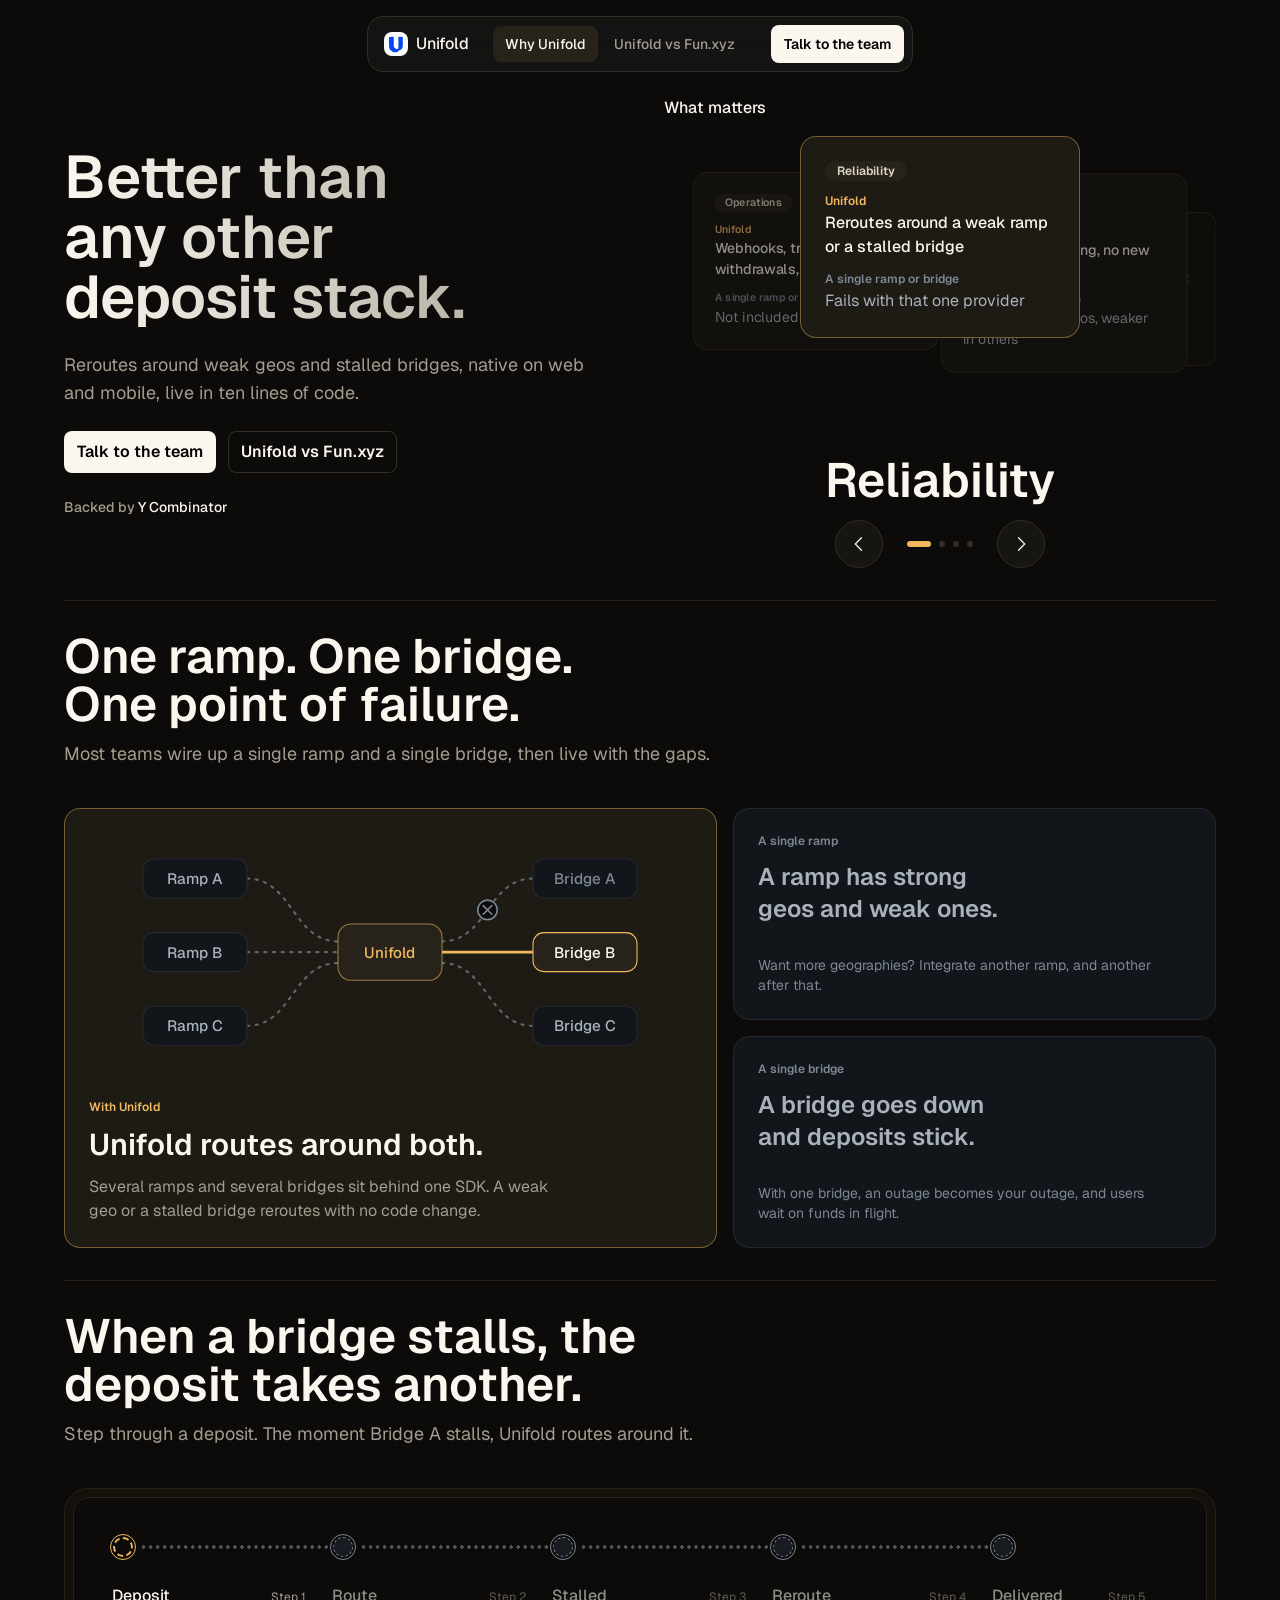
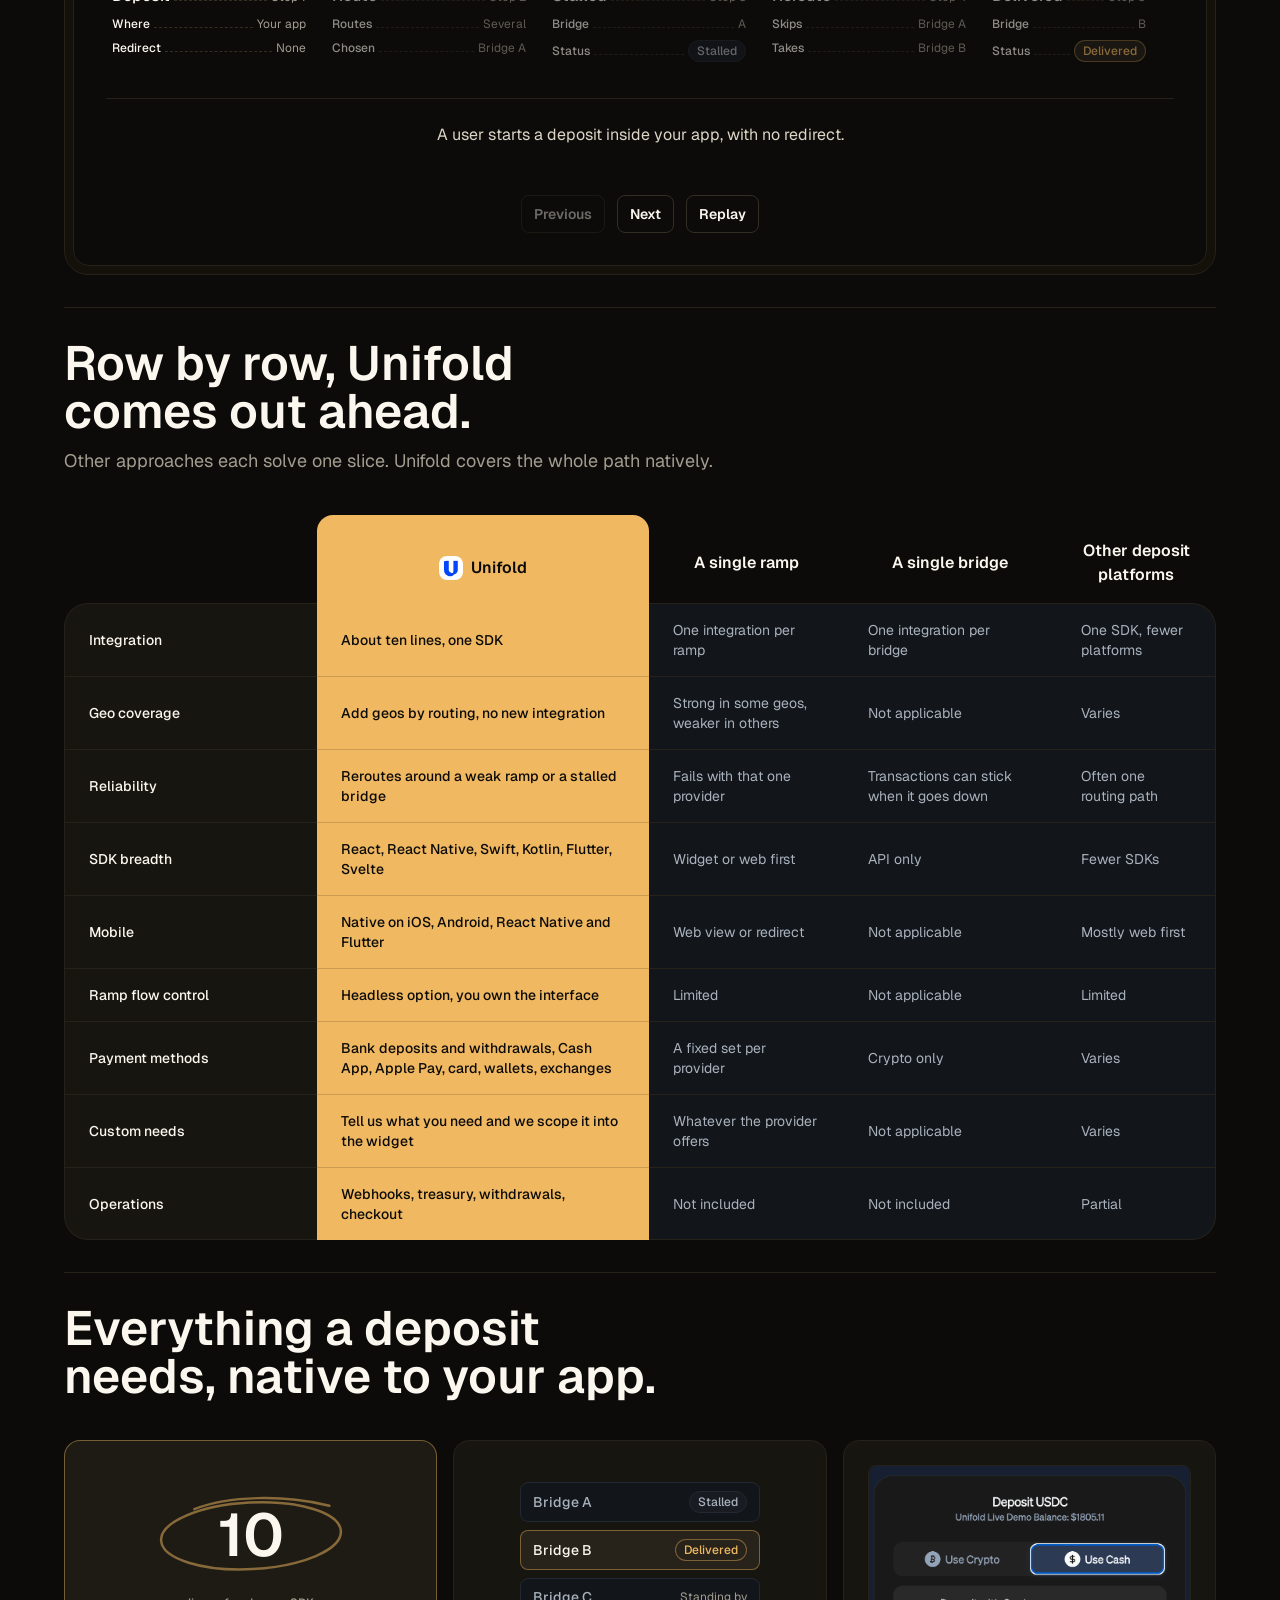
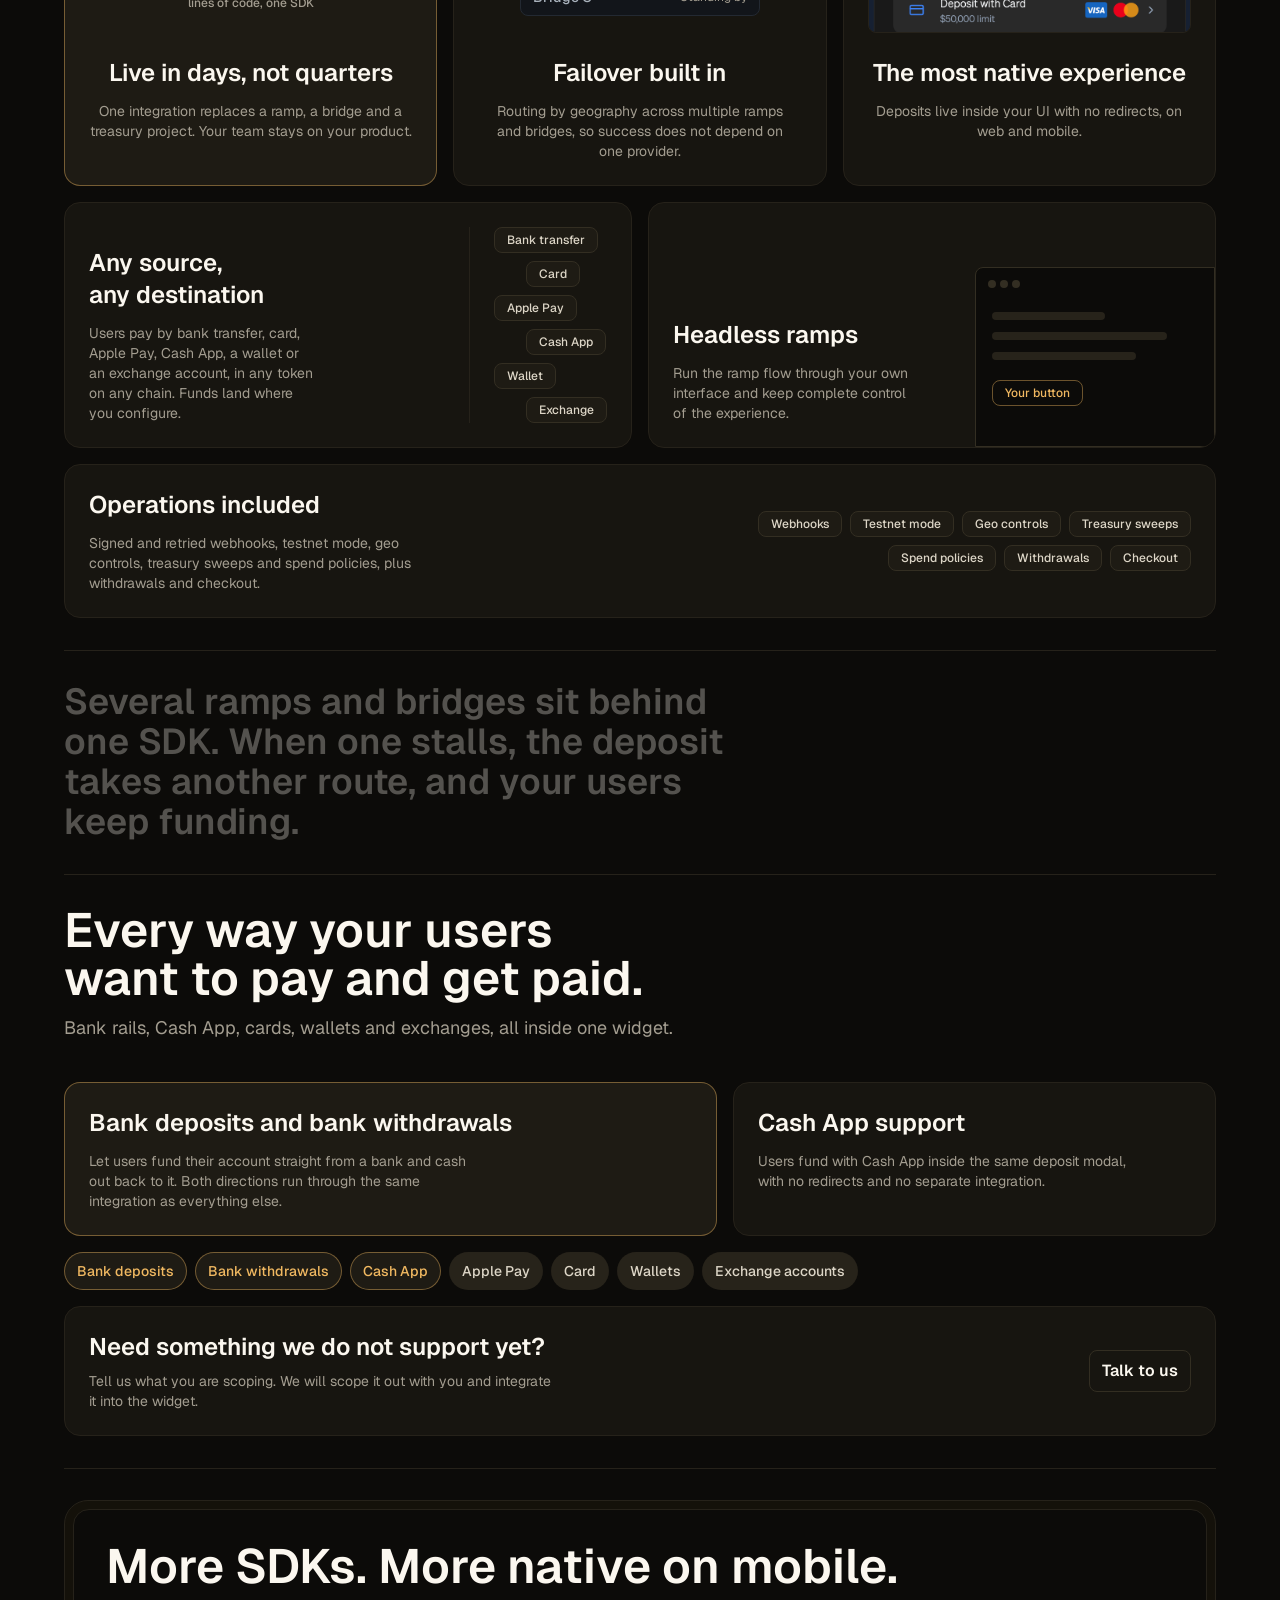
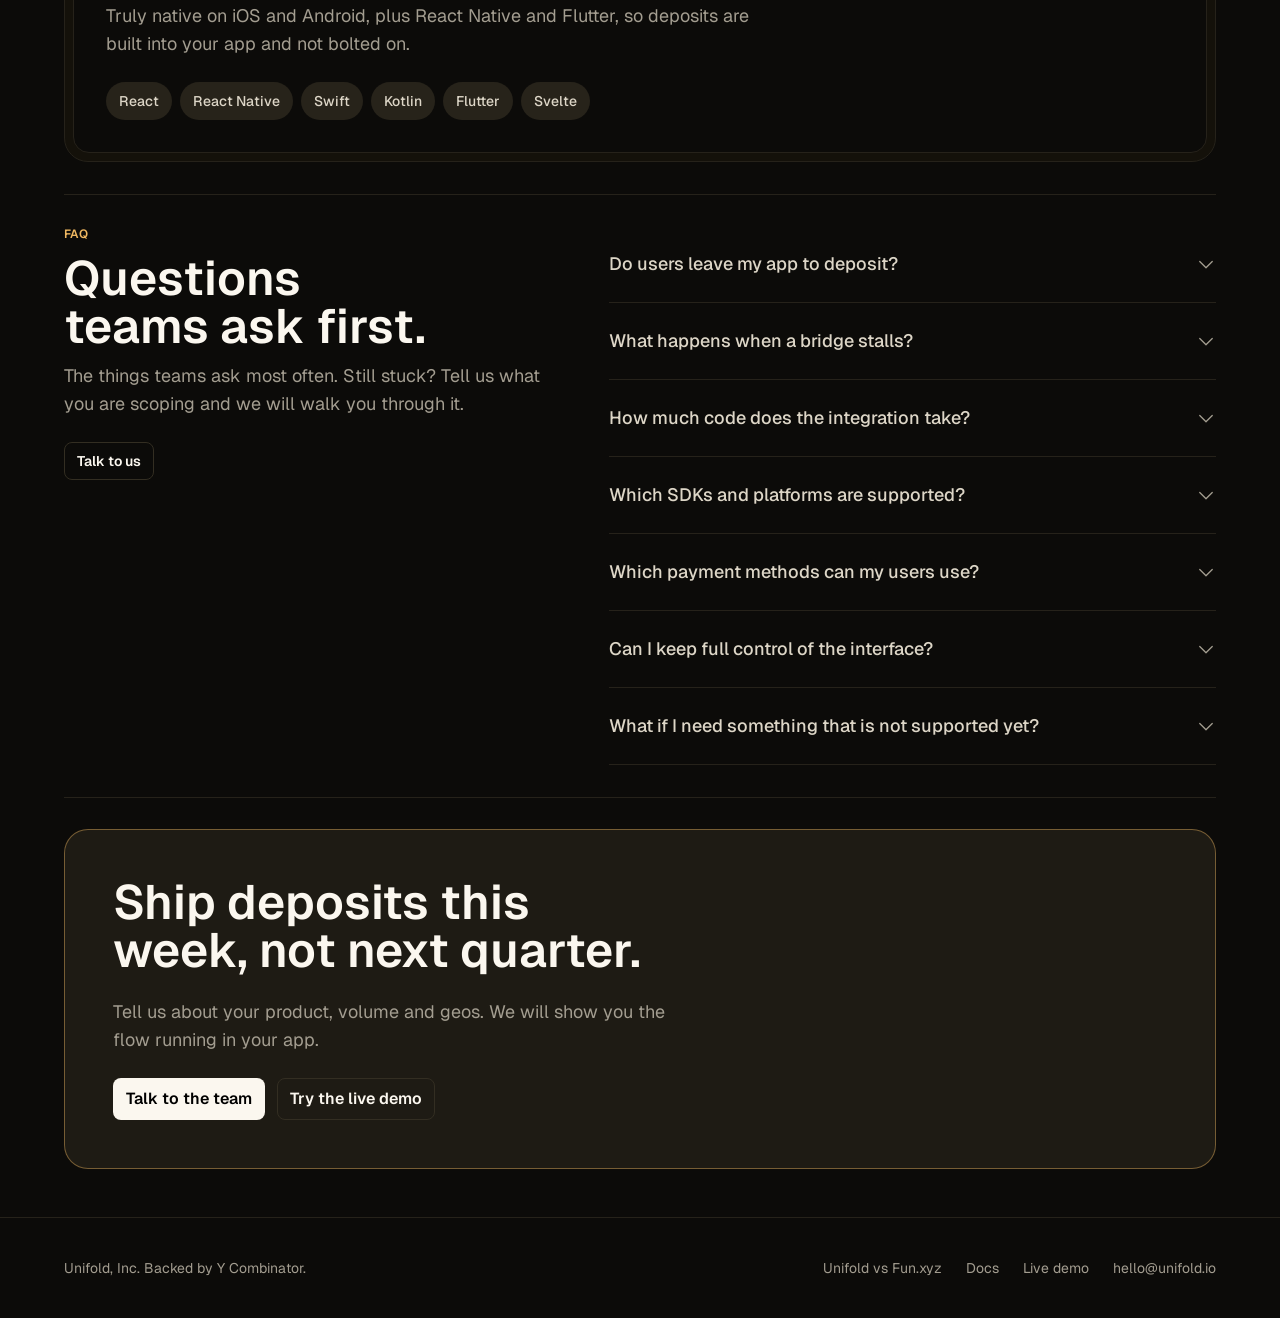
<file: index.html>
<!doctype html>
<html lang="en">
<head>
<meta charset="utf-8">
<meta name="viewport" content="width=device-width, initial-scale=1, viewport-fit=cover">
<meta name="robots" content="noindex, nofollow">
<title>Unifold: better than any other deposit stack</title>
<meta name="description" content="Unifold deposit infrastructure compared with a single ramp, a single bridge and other deposit platforms.">
<meta property="og:title" content="Unifold: better than any other deposit stack">
<meta property="og:description" content="Unifold deposit infrastructure compared with a single ramp, a single bridge and other deposit platforms.">
<meta name="theme-color" content="#0C0B09">
<link rel="icon" href="flows/unifold-logo.png">
<script>document.documentElement.className+=" js"</script>
<link rel="preconnect" href="https://fonts.googleapis.com">
<link rel="preconnect" href="https://fonts.gstatic.com" crossorigin>
<link rel="stylesheet" href="https://fonts.googleapis.com/css2?family=Geist:wght@400;500;600&display=swap">
<link rel="stylesheet" href="site.css">
</head>
<body>
<a class="skip button-sm" href="#main">Skip to content</a>

<header class="nav">
  <div class="nav-bar">
    <a class="brand title-3" href="index.html"><img src="flows/unifold-logo.png" alt="">Unifold</a>
    <nav class="nav-links title-4" aria-label="Primary">
      <a href="index.html" aria-current="page">Why Unifold</a>
      <a href="compare.html">Unifold vs Fun.xyz</a>
    </nav>
    <a class="btn btn-primary button-sm" href="mailto:hello@unifold.io">Talk to the team</a>
    <button class="nav-toggle" id="navToggle" type="button" aria-expanded="false" aria-controls="menu" aria-label="Open menu"><span></span><span></span></button>
  </div>
</header>
<nav class="menu" id="menu" aria-label="Mobile">
  <a class="heading-4" style="--i:0" href="index.html" aria-current="page">Why Unifold</a>
  <a class="heading-4" style="--i:1" href="compare.html">Unifold vs Fun.xyz</a>
  <a class="heading-4" style="--i:2" href="https://demo.unifold.io" target="_blank" rel="noopener">Live demo</a>
  <a class="btn btn-primary button-md" style="--i:3" href="mailto:hello@unifold.io">Talk to the team</a>
</nav>

<main id="main">
<section class="wrap hero even">
  <div class="hero-copy">
    <h1 class="display" style="--i:0">Better than any other<br>deposit stack.</h1>
    <p class="lede" style="--i:1">Reroutes around weak geos and stalled bridges, native on web and mobile, live in ten lines of code.</p>
    <div class="cta" style="--i:2">
      <a class="btn btn-primary button-md" href="mailto:hello@unifold.io">Talk to the team</a>
      <a class="btn btn-ghost button-md" href="compare.html">Unifold vs Fun.xyz</a>
    </div>
    <p class="proof caption-1" style="--i:3"><span>Backed by <b>Y Combinator</b></span></p>
  </div>
  <div class="hero-board" style="--i:3">
    <div class="wm" id="wm" role="region" aria-roledescription="carousel" aria-label="What matters">
      <p class="wm-title title-3">What matters</p>
      <div class="car-stage" id="carStage">
        <article class="car-card" role="group" aria-roledescription="slide" aria-label="Reliability, 1 of 4">
          <span class="car-tag caption-3">Reliability</span>
          <div class="car-row u"><span class="caption-3">Unifold</span><p class="body-2">Reroutes around a weak ramp or a stalled bridge</p></div>
          <div class="car-row f"><span class="caption-3">A single ramp or bridge</span><p class="body-3">Fails with that one provider</p></div>
        </article>
        <article class="car-card" role="group" aria-roledescription="slide" aria-label="Geo coverage, 2 of 4">
          <span class="car-tag caption-3">Geo coverage</span>
          <div class="car-row u"><span class="caption-3">Unifold</span><p class="body-2">Add geos by routing, no new integration</p></div>
          <div class="car-row f"><span class="caption-3">A single ramp or bridge</span><p class="body-3">Strong in some geos, weaker in others</p></div>
        </article>
        <article class="car-card" role="group" aria-roledescription="slide" aria-label="Mobile, 3 of 4">
          <span class="car-tag caption-3">Mobile</span>
          <div class="car-row u"><span class="caption-3">Unifold</span><p class="body-2">Native on iOS, Android, React Native and Flutter</p></div>
          <div class="car-row f"><span class="caption-3">A single ramp or bridge</span><p class="body-3">Web view or redirect</p></div>
        </article>
        <article class="car-card" role="group" aria-roledescription="slide" aria-label="Operations, 4 of 4">
          <span class="car-tag caption-3">Operations</span>
          <div class="car-row u"><span class="caption-3">Unifold</span><p class="body-2">Webhooks, treasury, withdrawals, checkout</p></div>
          <div class="car-row f"><span class="caption-3">A single ramp or bridge</span><p class="body-3">Not included</p></div>
        </article>
      </div>
      <div class="car-count" aria-live="polite"><span class="section-title" id="carNum">Reliability</span></div>
      <div class="car-ctl">
        <button class="car-btn" id="carPrev" type="button" aria-label="Previous"><svg viewBox="0 0 256 256" fill="currentColor" aria-hidden="true"><path d="M165.66,202.34a8,8,0,0,1-11.32,11.32l-80-80a8,8,0,0,1,0-11.32l80-80a8,8,0,0,1,11.32,11.32L91.31,128Z"/></svg></button>
        <div class="car-dots"><button type="button" class="car-dot" aria-label="Show Reliability"></button><button type="button" class="car-dot" aria-label="Show Geo coverage"></button><button type="button" class="car-dot" aria-label="Show Mobile"></button><button type="button" class="car-dot" aria-label="Show Operations"></button></div>
        <button class="car-btn" id="carNext" type="button" aria-label="Next"><svg viewBox="0 0 256 256" fill="currentColor" aria-hidden="true"><path d="M181.66,133.66l-80,80a8,8,0,0,1-11.32-11.32L164.69,128,90.34,53.66a8,8,0,0,1,11.32-11.32l80,80A8,8,0,0,1,181.66,133.66Z"/></svg></button>
      </div>
    </div>
  </div>
</section>

<section class="wrap section" id="why">
  <div class="sec-head reveal">
    <h2 class="section-title">One ramp. One bridge. One point of failure.</h2>
    <p class="lede">Most teams wire up a single ramp and a single bridge, then live with the gaps.</p>
  </div>
  <div class="bento">
    <article class="tile hot tall end reveal">
      <div class="route-art">
        <svg viewBox="0 0 480 220" role="img" aria-label="Several ramps and bridges routed through Unifold: Bridge A is stalled and skipped, Bridge B delivers">
          <g class="ra-lines">
            <path d="M108 42C150 42 150 100 192 100"/><path d="M108 110H192"/><path d="M108 178C150 178 150 120 192 120"/>
            <path class="cool" d="M288 100C330 100 330 42 372 42"/><path class="hot" d="M288 110H372"/><path class="cool" d="M288 120C330 120 330 178 372 178"/>
          </g>
          <g class="ra-x"><circle cx="330" cy="71" r="9"/><path d="M326 67l8 8M334 67l-8 8"/></g>
          <g class="ra-nodes">
            <rect x="12" y="24" width="96" height="36" rx="10"/><rect x="12" y="92" width="96" height="36" rx="10"/><rect x="12" y="160" width="96" height="36" rx="10"/>
            <rect class="uni" x="192" y="84" width="96" height="52" rx="12"/>
            <rect x="372" y="24" width="96" height="36" rx="10"/><rect class="on" x="372" y="92" width="96" height="36" rx="10"/><rect x="372" y="160" width="96" height="36" rx="10"/>
          </g>
          <g class="ra-text">
            <text x="60" y="47">Ramp A</text><text x="60" y="115">Ramp B</text><text x="60" y="183">Ramp C</text>
            <text class="u" x="240" y="115">Unifold</text>
            <text class="dim" x="420" y="47">Bridge A</text><text class="on" x="420" y="115">Bridge B</text><text x="420" y="183">Bridge C</text>
          </g>
        </svg>
      </div>
      <span class="eyebrow u caption-3">With Unifold</span>
      <h3 class="heading-4">Unifold routes around both.</h3>
      <p class="body-3">Several ramps and several bridges sit behind one SDK. A weak geo or a stalled bridge reroutes with no code change.</p>
    </article>
    <article class="tile cool reveal" style="--i:1">
      <span class="eyebrow f caption-3">A single ramp</span>
      <h3 class="heading-5">A ramp has strong geos and weak ones.</h3>
      <p class="body-6">Want more geographies? Integrate another ramp, and another after that.</p>
    </article>
    <article class="tile cool reveal" style="--i:2">
      <span class="eyebrow f caption-3">A single bridge</span>
      <h3 class="heading-5">A bridge goes down and deposits stick.</h3>
      <p class="body-6">With one bridge, an outage becomes your outage, and users wait on funds in flight.</p>
    </article>
  </div>
</section>

<section class="wrap section" id="routing">
  <div class="sec-head reveal">
    <h2 class="section-title">When a bridge stalls, the deposit takes another.</h2>
    <p class="lede">Step through a deposit. The moment Bridge A stalls, Unifold routes around it.</p>
  </div>
  <div class="mat reveal"><div class="board pad flow" id="flow">
    <div class="flow-row" id="flowRow" role="tablist" aria-label="Deposit steps">
      <div class="flow-item" data-step="1">
        <div class="flow-top"><button class="flow-tab" type="button" role="tab" aria-label="Deposit" aria-controls="flowPanel" aria-selected="false" tabindex="-1"><span class="in"><svg viewBox="0 0 256 256" fill="currentColor" aria-hidden="true"><path d="M229.66,77.66l-128,128a8,8,0,0,1-11.32,0l-56-56a8,8,0,0,1,11.32-11.32L96,188.69,218.34,66.34a8,8,0,0,1,11.32,11.32Z"/></svg></span></button><span class="flow-sep" aria-hidden="true"></span></div>
        <div class="flow-info"><div class="fl"><span class="title-3">Deposit</span><span class="leader"></span><span class="caption-5 val">Step 1</span></div><dl><div class="fl"><dt class="caption-4">Where</dt><dd><span class="leader"></span><span class="caption-5 val">Your app</span></dd></div><div class="fl"><dt class="caption-4">Redirect</dt><dd><span class="leader"></span><span class="caption-5 val">None</span></dd></div></dl></div>
      </div>
      <div class="flow-item" data-step="2">
        <div class="flow-top"><button class="flow-tab" type="button" role="tab" aria-label="Route" aria-controls="flowPanel" aria-selected="false" tabindex="-1"><span class="in"><svg viewBox="0 0 256 256" fill="currentColor" aria-hidden="true"><path d="M229.66,77.66l-128,128a8,8,0,0,1-11.32,0l-56-56a8,8,0,0,1,11.32-11.32L96,188.69,218.34,66.34a8,8,0,0,1,11.32,11.32Z"/></svg></span></button><span class="flow-sep" aria-hidden="true"></span></div>
        <div class="flow-info"><div class="fl"><span class="title-3">Route</span><span class="leader"></span><span class="caption-5 val">Step 2</span></div><dl><div class="fl"><dt class="caption-4">Routes</dt><dd><span class="leader"></span><span class="caption-5 val">Several</span></dd></div><div class="fl"><dt class="caption-4">Chosen</dt><dd><span class="leader"></span><span class="caption-5 val">Bridge A</span></dd></div></dl></div>
      </div>
      <div class="flow-item" data-step="3">
        <div class="flow-top"><button class="flow-tab" type="button" role="tab" aria-label="Stalled" aria-controls="flowPanel" aria-selected="false" tabindex="-1"><span class="in"><svg viewBox="0 0 256 256" fill="currentColor" aria-hidden="true"><path d="M229.66,77.66l-128,128a8,8,0,0,1-11.32,0l-56-56a8,8,0,0,1,11.32-11.32L96,188.69,218.34,66.34a8,8,0,0,1,11.32,11.32Z"/></svg></span></button><span class="flow-sep" aria-hidden="true"></span></div>
        <div class="flow-info"><div class="fl"><span class="title-3">Stalled</span><span class="leader"></span><span class="caption-5 val">Step 3</span></div><dl><div class="fl"><dt class="caption-4">Bridge</dt><dd><span class="leader"></span><span class="caption-5 val">A</span></dd></div><div class="fl"><dt class="caption-4">Status</dt><dd><span class="leader"></span><span class="bdg off caption-4">Stalled</span></dd></div></dl></div>
      </div>
      <div class="flow-item" data-step="4">
        <div class="flow-top"><button class="flow-tab" type="button" role="tab" aria-label="Reroute" aria-controls="flowPanel" aria-selected="false" tabindex="-1"><span class="in"><svg viewBox="0 0 256 256" fill="currentColor" aria-hidden="true"><path d="M229.66,77.66l-128,128a8,8,0,0,1-11.32,0l-56-56a8,8,0,0,1,11.32-11.32L96,188.69,218.34,66.34a8,8,0,0,1,11.32,11.32Z"/></svg></span></button><span class="flow-sep" aria-hidden="true"></span></div>
        <div class="flow-info"><div class="fl"><span class="title-3">Reroute</span><span class="leader"></span><span class="caption-5 val">Step 4</span></div><dl><div class="fl"><dt class="caption-4">Skips</dt><dd><span class="leader"></span><span class="caption-5 val">Bridge A</span></dd></div><div class="fl"><dt class="caption-4">Takes</dt><dd><span class="leader"></span><span class="caption-5 val">Bridge B</span></dd></div></dl></div>
      </div>
      <div class="flow-item" data-step="5">
        <div class="flow-top"><button class="flow-tab" type="button" role="tab" aria-label="Delivered" aria-controls="flowPanel" aria-selected="false" tabindex="-1"><span class="in"><svg viewBox="0 0 256 256" fill="currentColor" aria-hidden="true"><path d="M229.66,77.66l-128,128a8,8,0,0,1-11.32,0l-56-56a8,8,0,0,1,11.32-11.32L96,188.69,218.34,66.34a8,8,0,0,1,11.32,11.32Z"/></svg></span></button></div>
        <div class="flow-info"><div class="fl"><span class="title-3">Delivered</span><span class="leader"></span><span class="caption-5 val">Step 5</span></div><dl><div class="fl"><dt class="caption-4">Bridge</dt><dd><span class="leader"></span><span class="caption-5 val">B</span></dd></div><div class="fl"><dt class="caption-4">Status</dt><dd><span class="leader"></span><span class="bdg good caption-4">Delivered</span></dd></div></dl></div>
      </div>
    </div>
    <div class="flow-panel" id="flowPanel" role="tabpanel" aria-live="polite">
      <div class="flow-text">
        <p class="flow-sum body-3" data-step="1">A user starts a deposit inside your app, with no redirect.</p><p class="flow-sum body-3" data-step="2" hidden>Unifold picks a route across the ramps and bridges behind one SDK, starting with Bridge A.</p><p class="flow-sum body-3" data-step="3" hidden>Bridge A stalls. With a single bridge, the deposit would stick here and your user would wait.</p><p class="flow-sum body-3" data-step="4" hidden>Unifold skips the stalled bridge and sends the deposit through Bridge B, with no code change.</p><p class="flow-sum body-3" data-step="5" hidden>The deposit lands through Bridge B. Your user never left your app.</p>
        <p class="flow-sum body-3" data-step="6" hidden>Bridge A stalled, Bridge B delivered, and your user never left your app.</p>
      </div>
      <div class="cta flow-ctl">
        <button class="btn btn-ghost button-sm" id="flowPrev" type="button">Previous</button>
        <button class="btn btn-ghost button-sm" id="flowNext" type="button">Next</button>
        <button class="btn btn-ghost button-sm replay" id="replay" type="button">Replay</button>
      </div>
    </div>
  </div></div>
</section>

<section class="wrap section" id="compare">
  <div class="sec-head reveal">
    <h2 class="section-title">Row by row, Unifold comes out ahead.</h2>
    <p class="lede">Other approaches each solve one slice. Unifold covers the whole path natively.</p>
  </div>
  <div class="reveal"><div class="scroll">
    <table class="cmp">
      <thead>
        <tr>
          <th scope="col"><span class="sr">What matters</span></th>
          <th scope="col" class="us"><span class="nm"><img src="flows/unifold-logo.png" alt="">Unifold</span></th>
          <th scope="col">A single ramp</th>
          <th scope="col">A single bridge</th>
          <th scope="col">Other deposit platforms</th>
        </tr>
      </thead>
      <tbody>
        <tr><th scope="row">Integration</th><td class="us" data-label="Unifold">About ten lines, one SDK</td><td data-label="A single ramp">One integration per ramp</td><td data-label="A single bridge">One integration per bridge</td><td data-label="Other deposit platforms">One SDK, fewer platforms</td></tr>
        <tr><th scope="row">Geo coverage</th><td class="us" data-label="Unifold">Add geos by routing, no new integration</td><td data-label="A single ramp">Strong in some geos, weaker in others</td><td data-label="A single bridge">Not applicable</td><td data-label="Other deposit platforms">Varies</td></tr>
        <tr><th scope="row">Reliability</th><td class="us" data-label="Unifold">Reroutes around a weak ramp or a stalled bridge</td><td data-label="A single ramp">Fails with that one provider</td><td data-label="A single bridge">Transactions can stick when it goes down</td><td data-label="Other deposit platforms">Often one routing path</td></tr>
        <tr><th scope="row">SDK breadth</th><td class="us" data-label="Unifold">React, React Native, Swift, Kotlin, Flutter, Svelte</td><td data-label="A single ramp">Widget or web first</td><td data-label="A single bridge">API only</td><td data-label="Other deposit platforms">Fewer SDKs</td></tr>
        <tr><th scope="row">Mobile</th><td class="us" data-label="Unifold">Native on iOS, Android, React Native and Flutter</td><td data-label="A single ramp">Web view or redirect</td><td data-label="A single bridge">Not applicable</td><td data-label="Other deposit platforms">Mostly web first</td></tr>
        <tr><th scope="row">Ramp flow control</th><td class="us" data-label="Unifold">Headless option, you own the interface</td><td data-label="A single ramp">Limited</td><td data-label="A single bridge">Not applicable</td><td data-label="Other deposit platforms">Limited</td></tr>
        <tr><th scope="row">Payment methods</th><td class="us" data-label="Unifold">Bank deposits and withdrawals, Cash App, Apple Pay, card, wallets, exchanges</td><td data-label="A single ramp">A fixed set per provider</td><td data-label="A single bridge">Crypto only</td><td data-label="Other deposit platforms">Varies</td></tr>
        <tr><th scope="row">Custom needs</th><td class="us" data-label="Unifold">Tell us what you need and we scope it into the widget</td><td data-label="A single ramp">Whatever the provider offers</td><td data-label="A single bridge">Not applicable</td><td data-label="Other deposit platforms">Varies</td></tr>
        <tr><th scope="row">Operations</th><td class="us" data-label="Unifold">Webhooks, treasury, withdrawals, checkout</td><td data-label="A single ramp">Not included</td><td data-label="A single bridge">Not included</td><td data-label="Other deposit platforms">Partial</td></tr>
      </tbody>
    </table>
  </div></div>
</section>

<section class="wrap section" id="benefits">
  <div class="sec-head reveal"><h2 class="section-title">Everything a deposit needs, native to your app.</h2></div>
  <div class="bx-grid">
    <article class="bx hot reveal">
      <div class="viz">
        <div class="circled" aria-hidden="true">
          <svg viewBox="0 0 240 110"><ellipse cx="120" cy="56" rx="108" ry="40" transform="rotate(-3 120 56)"/><path d="M52 24C92 8 160 6 214 20"/></svg>
          <span class="heading-1">10</span>
        </div>
        <span class="caption-4 val">lines of code, one SDK</span>
      </div>
      <div class="txt"><h3 class="heading-5">Live in days, not quarters</h3><p class="body-6">One integration replaces a ramp, a bridge and a treasury project. Your team stays on your product.</p></div>
    </article>
    <article class="bx reveal" style="--i:1">
      <div class="viz">
        <div class="mini" aria-hidden="true">
          <div class="mrow"><span class="body-5">Bridge A</span><span class="bdg caption-4">Stalled</span></div>
          <div class="mrow on"><span class="body-5">Bridge B</span><span class="bdg good caption-4">Delivered</span></div>
          <div class="mrow"><span class="body-5">Bridge C</span><span class="caption-5 val">Standing by</span></div>
        </div>
      </div>
      <div class="txt"><h3 class="heading-5">Failover built in</h3><p class="body-6">Routing by geography across multiple ramps and bridges, so success does not depend on one provider.</p></div>
    </article>
    <article class="bx reveal" style="--i:2">
      <div class="viz"><img class="shotc" src="flows/providers-uni.png" alt="Unifold deposit sheet listing card, Apple Pay, Google Pay, Cash App and bank transfer" loading="lazy"></div>
      <div class="txt"><h3 class="heading-5">The most native experience</h3><p class="body-6">Deposits live inside your UI with no redirects, on web and mobile.</p></div>
    </article>
    <article class="bx w reveal">
      <div class="txt"><h3 class="heading-5">Any source, any destination</h3><p class="body-6">Users pay by bank transfer, card, Apple Pay, Cash App, a wallet or an exchange account, in any token on any chain. Funds land where you configure.</p></div>
      <div class="viz side" aria-hidden="true">
        <div class="chips"><span class="chip caption-4">Bank transfer</span><span class="chip caption-4">Card</span><span class="chip caption-4">Apple Pay</span><span class="chip caption-4">Cash App</span><span class="chip caption-4">Wallet</span><span class="chip caption-4">Exchange</span></div>
      </div>
    </article>
    <article class="bx w reveal" style="--i:1">
      <div class="txt"><h3 class="heading-5">Headless ramps</h3><p class="body-6">Run the ramp flow through your own interface and keep complete control of the experience.</p></div>
      <div class="viz side end" aria-hidden="true">
        <div class="win"><div class="dots"><i></i><i></i><i></i></div><div class="win-body"><span class="sk" style="width:55%"></span><span class="sk" style="width:85%"></span><span class="sk" style="width:70%"></span><span class="sk-btn caption-4">Your button</span></div></div>
      </div>
    </article>
    <article class="bx strip reveal">
      <div class="txt"><h3 class="heading-5">Operations included</h3><p class="body-6">Signed and retried webhooks, testnet mode, geo controls, treasury sweeps and spend policies, plus withdrawals and checkout.</p></div>
      <div class="chips row" aria-hidden="true"><span class="chip caption-4">Webhooks</span><span class="chip caption-4">Testnet mode</span><span class="chip caption-4">Geo controls</span><span class="chip caption-4">Treasury sweeps</span><span class="chip caption-4">Spend policies</span><span class="chip caption-4">Withdrawals</span><span class="chip caption-4">Checkout</span></div>
    </article>
  </div>
</section>

<section class="wrap tagline" aria-label="Why Unifold">
  <p class="heading-3" data-tagline>Several ramps and bridges sit behind one SDK. When one stalls, the deposit takes another route, and your users keep funding.</p>
</section>

<section class="wrap section" id="methods">
  <div class="sec-head reveal">
    <h2 class="section-title">Every way your users want to pay and get paid.</h2>
    <p class="lede">Bank rails, Cash App, cards, wallets and exchanges, all inside one widget.</p>
  </div>
  <div class="methods">
    <article class="tile hot reveal">
      <h3 class="heading-5">Bank deposits and bank withdrawals</h3>
      <p class="body-6">Let users fund their account straight from a bank and cash out back to it. Both directions run through the same integration as everything else.</p>
    </article>
    <article class="tile reveal" style="--i:1">
      <h3 class="heading-5">Cash App support</h3>
      <p class="body-6">Users fund with Cash App inside the same deposit modal, with no redirects and no separate integration.</p>
    </article>
    <div class="pills reveal body-5">
      <span class="pill on">Bank deposits</span><span class="pill on">Bank withdrawals</span><span class="pill on">Cash App</span>
      <span class="pill">Apple Pay</span><span class="pill">Card</span><span class="pill">Wallets</span><span class="pill">Exchange accounts</span>
    </div>
    <div class="ask reveal">
      <div><h3 class="heading-5">Need something we do not support yet?</h3><p class="body-6">Tell us what you are scoping. We will scope it out with you and integrate it into the widget.</p></div>
      <a class="btn btn-ghost button-md" href="mailto:hello@unifold.io">Talk to us</a>
    </div>
  </div>
</section>

<section class="wrap section" id="sdks">
  <div class="mat reveal"><div class="board pad">
    <h2 class="section-title">More SDKs. More native on mobile.</h2>
    <p class="lede">Truly native on iOS and Android, plus React Native and Flutter, so deposits are built into your app and not bolted on.</p>
    <div class="pills body-5"><span class="pill">React</span><span class="pill">React Native</span><span class="pill">Swift</span><span class="pill">Kotlin</span><span class="pill">Flutter</span><span class="pill">Svelte</span></div>
  </div></div>
</section>

<section class="wrap section" id="faq">
  <div class="faq-grid">
  <div class="faq-head reveal">
    <span class="eyebrow u caption-3">FAQ</span>
    <h2 class="section-title">Questions teams ask first.</h2>
    <p class="lede">The things teams ask most often. Still stuck? Tell us what you are scoping and we will walk you through it.</p>
    <a class="btn btn-ghost button-sm" href="mailto:hello@unifold.io">Talk to us</a>
  </div>
  <div class="faq reveal">
    <details><summary class="title-2"><span>Do users leave my app to deposit?</span><svg viewBox="0 0 256 256" fill="currentColor" aria-hidden="true"><path d="M213.66,101.66l-80,80a8,8,0,0,1-11.32,0l-80-80A8,8,0,0,1,53.66,90.34L128,164.69l74.34-74.35a8,8,0,0,1,11.32,11.32Z"/></svg></summary><p class="ans body-3">No. Deposits live inside your UI with no redirects, on web and mobile.</p></details>
    <details><summary class="title-2"><span>What happens when a bridge stalls?</span><svg viewBox="0 0 256 256" fill="currentColor" aria-hidden="true"><path d="M213.66,101.66l-80,80a8,8,0,0,1-11.32,0l-80-80A8,8,0,0,1,53.66,90.34L128,164.69l74.34-74.35a8,8,0,0,1,11.32,11.32Z"/></svg></summary><p class="ans body-3">Unifold skips it and routes the deposit through another bridge. A weak geo or a stalled bridge reroutes with no code change.</p></details>
    <details><summary class="title-2"><span>How much code does the integration take?</span><svg viewBox="0 0 256 256" fill="currentColor" aria-hidden="true"><path d="M213.66,101.66l-80,80a8,8,0,0,1-11.32,0l-80-80A8,8,0,0,1,53.66,90.34L128,164.69l74.34-74.35a8,8,0,0,1,11.32,11.32Z"/></svg></summary><p class="ans body-3">About ten lines with one SDK. It replaces a separate integration for each ramp and each bridge.</p></details>
    <details><summary class="title-2"><span>Which SDKs and platforms are supported?</span><svg viewBox="0 0 256 256" fill="currentColor" aria-hidden="true"><path d="M213.66,101.66l-80,80a8,8,0,0,1-11.32,0l-80-80A8,8,0,0,1,53.66,90.34L128,164.69l74.34-74.35a8,8,0,0,1,11.32,11.32Z"/></svg></summary><p class="ans body-3">React, React Native, Swift, Kotlin, Flutter and Svelte, with native experiences on iOS and Android.</p></details>
    <details><summary class="title-2"><span>Which payment methods can my users use?</span><svg viewBox="0 0 256 256" fill="currentColor" aria-hidden="true"><path d="M213.66,101.66l-80,80a8,8,0,0,1-11.32,0l-80-80A8,8,0,0,1,53.66,90.34L128,164.69l74.34-74.35a8,8,0,0,1,11.32,11.32Z"/></svg></summary><p class="ans body-3">Bank deposits and withdrawals, Cash App, Apple Pay, card, wallets and exchange accounts, in any token on any chain.</p></details>
    <details><summary class="title-2"><span>Can I keep full control of the interface?</span><svg viewBox="0 0 256 256" fill="currentColor" aria-hidden="true"><path d="M213.66,101.66l-80,80a8,8,0,0,1-11.32,0l-80-80A8,8,0,0,1,53.66,90.34L128,164.69l74.34-74.35a8,8,0,0,1,11.32,11.32Z"/></svg></summary><p class="ans body-3">Yes. The headless option runs the ramp flow through your own interface.</p></details>
    <details><summary class="title-2"><span>What if I need something that is not supported yet?</span><svg viewBox="0 0 256 256" fill="currentColor" aria-hidden="true"><path d="M213.66,101.66l-80,80a8,8,0,0,1-11.32,0l-80-80A8,8,0,0,1,53.66,90.34L128,164.69l74.34-74.35a8,8,0,0,1,11.32,11.32Z"/></svg></summary><p class="ans body-3">Tell us what you are scoping. We will scope it out with you and integrate it into the widget.</p></details>
  </div>
  </div>
</section>

<section class="wrap section last">
  <div class="close reveal">
    <h2 class="section-title">Ship deposits this week, not next quarter.</h2>
    <p>Tell us about your product, volume and geos. We will show you the flow running in your app.</p>
    <div class="cta">
      <a class="btn btn-primary button-md" href="mailto:hello@unifold.io">Talk to the team</a>
      <a class="btn btn-ghost button-md" href="https://demo.unifold.io" target="_blank" rel="noopener">Try the live demo</a>
    </div>
  </div>
</section>
</main>

<footer>
  <div class="wrap caption-2">
    <div>Unifold, Inc. Backed by Y Combinator.</div>
    <nav aria-label="Footer"><a href="compare.html">Unifold vs Fun.xyz</a><a href="https://docs.unifold.io">Docs</a><a href="https://demo.unifold.io" target="_blank" rel="noopener">Live demo</a><a href="mailto:hello@unifold.io">hello@unifold.io</a></nav>
  </div>
</footer>

<div class="dock" id="dock"><a class="btn btn-primary button-md" href="mailto:hello@unifold.io">Talk to the team</a></div>

<script src="site.js" defer></script>
<script>
(function () {
  /* Step-through of a stalled bridge: tablist semantics, arrow keys, Previous and Next, one past the last step marks all done.
     Plays once when scrolled to and on Replay; any manual input stops it. Reduced motion never autoplays. */
  var root = document.getElementById("flow"); if (!root) return;
  var row = document.getElementById("flowRow"), items = [].slice.call(row.querySelectorAll(".flow-item"));
  var prev = document.getElementById("flowPrev"), next = document.getElementById("flowNext"), replay = document.getElementById("replay");
  var sums = [].slice.call(root.querySelectorAll(".flow-sum")), N = items.length, cur = 1, timer = 0;
  var reduce = window.matchMedia("(prefers-reduced-motion: reduce)").matches;
  function stop() { window.clearInterval(timer); timer = 0; }
  function edges() {
    row.style.setProperty("--fl", row.scrollLeft > 1 ? 1 : 0);
    row.style.setProperty("--fr", row.scrollLeft + row.clientWidth < row.scrollWidth - 1 ? 1 : 0);
  }
  function bring(el) {
    var r = row.getBoundingClientRect(), i = el.getBoundingClientRect();
    if (i.left < r.left || i.right > r.right) row.scrollTo({ left: row.scrollLeft + (i.left - r.left) - 8, behavior: reduce ? "auto" : "smooth" });
  }
  function render() {
    var all = cur > N;
    items.forEach(function (it, k) {
      var s = k + 1, tab = it.querySelector(".flow-tab");
      it.classList.toggle("done", all || s < cur);
      it.classList.toggle("active", !all && s === cur);
      it.classList.toggle("link", all || s + 1 < cur);
      tab.setAttribute("aria-selected", !all && s === cur ? "true" : "false");
      tab.tabIndex = (!all && s === cur) || (all && s === N) ? 0 : -1;
    });
    sums.forEach(function (p) { p.hidden = +p.getAttribute("data-step") !== cur; });
    prev.disabled = cur === 1; next.disabled = all;
    if (!all) bring(items[cur - 1]);
  }
  function go(s, focusTab) { cur = Math.max(1, Math.min(N + 1, s)); render(); if (focusTab && cur <= N) items[cur - 1].querySelector(".flow-tab").focus(); }
  var touched = false;
  function manual(s, focusTab) { touched = true; stop(); go(s, focusTab); }
  function play() { stop(); go(1); timer = window.setInterval(function () { if (cur > N) return stop(); go(cur + 1); }, 1700); }
  items.forEach(function (it, k) { it.querySelector(".flow-tab").addEventListener("click", function () { manual(k + 1); }); });
  row.addEventListener("keydown", function (e) {
    var map = { ArrowRight: Math.min(cur, N) + 1, ArrowLeft: Math.min(cur, N) - 1, Home: 1, End: N };
    if (!(e.key in map)) return; e.preventDefault(); manual(Math.max(1, Math.min(N, map[e.key])), true);
  });
  prev.addEventListener("click", function () { manual(cur - 1); if (cur === 1) next.focus(); });
  next.addEventListener("click", function () { manual(cur + 1); if (cur > N) prev.focus(); });
  replay.addEventListener("click", function () { if (reduce) go(1); else play(); });
  row.addEventListener("scroll", edges, { passive: true }); window.addEventListener("resize", edges);
  document.documentElement.classList.add("ready-js");
  render(); edges();
  if (!reduce && "IntersectionObserver" in window) new IntersectionObserver(function (es, o) { es.forEach(function (e) { if (e.isIntersecting) { if (!touched) play(); o.disconnect(); } }); }, { threshold: .6 }).observe(root);
})();
</script>
</body>
</html>
</file>
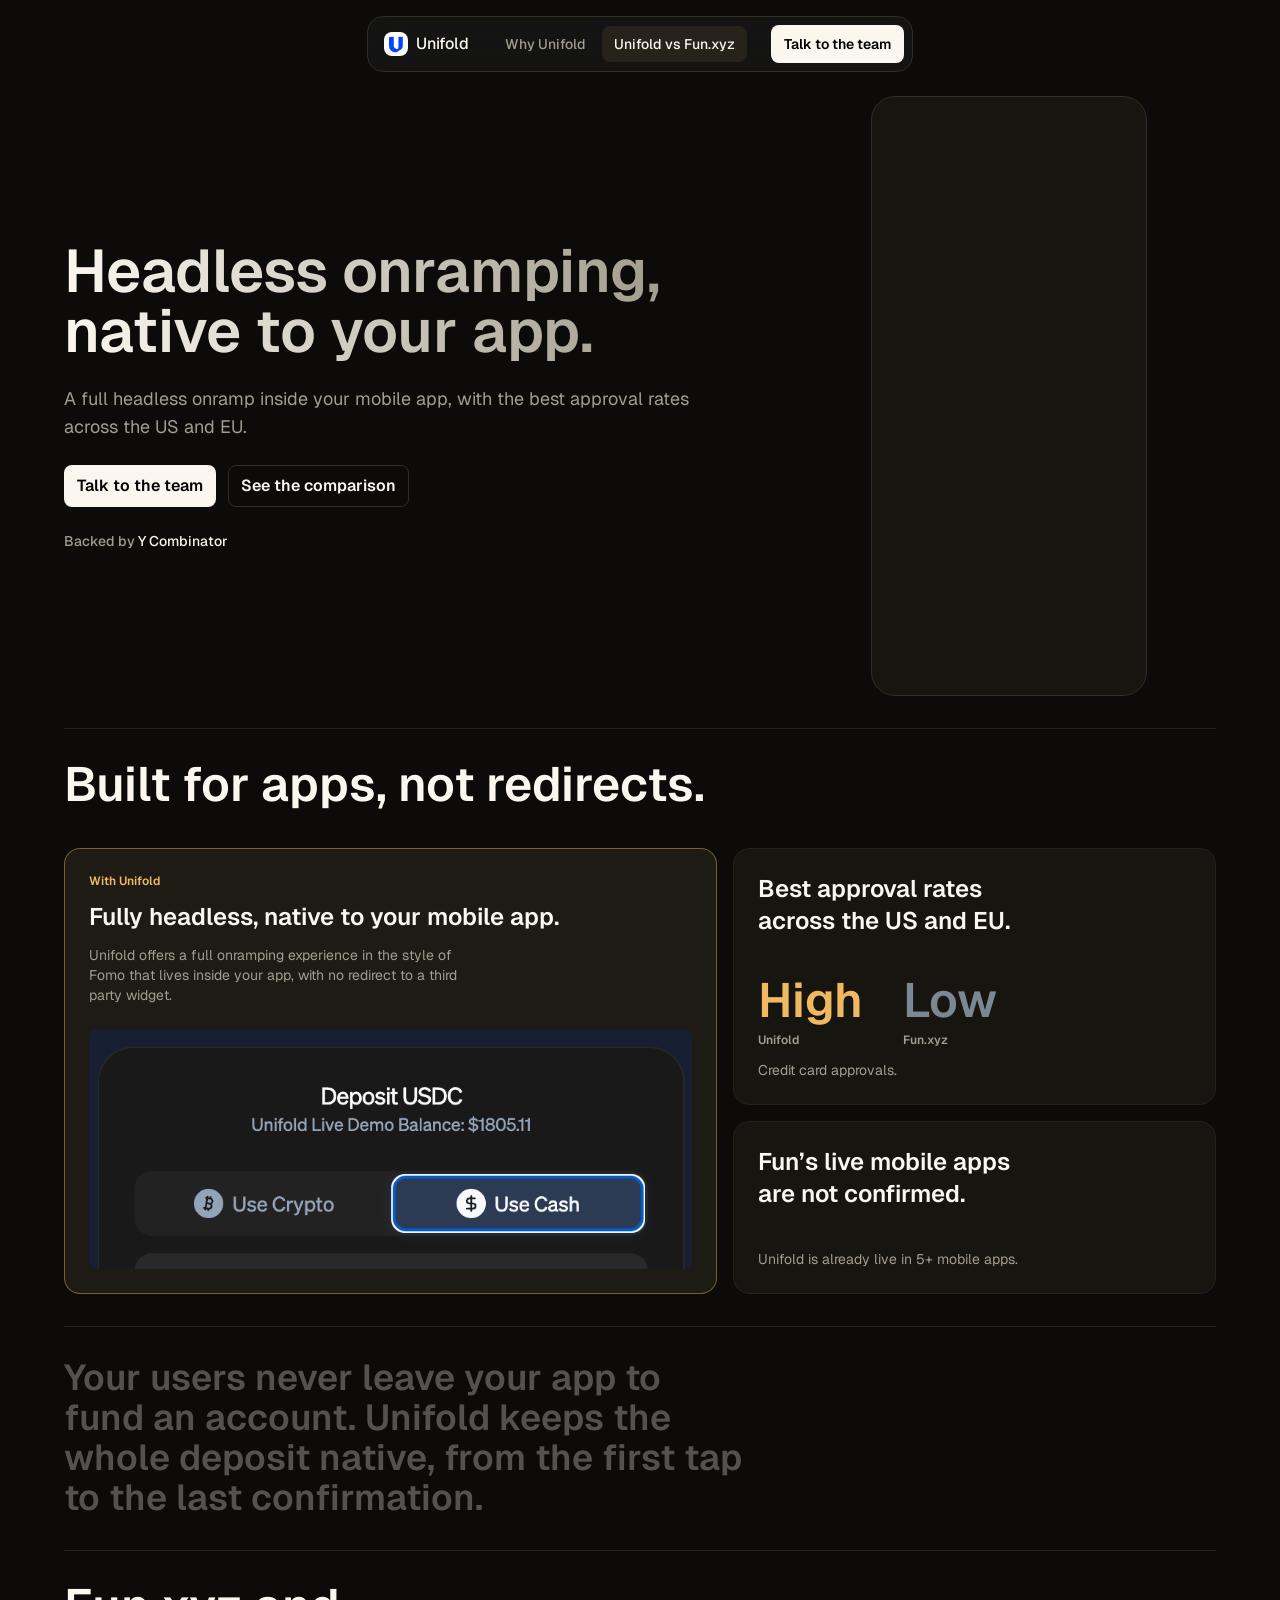
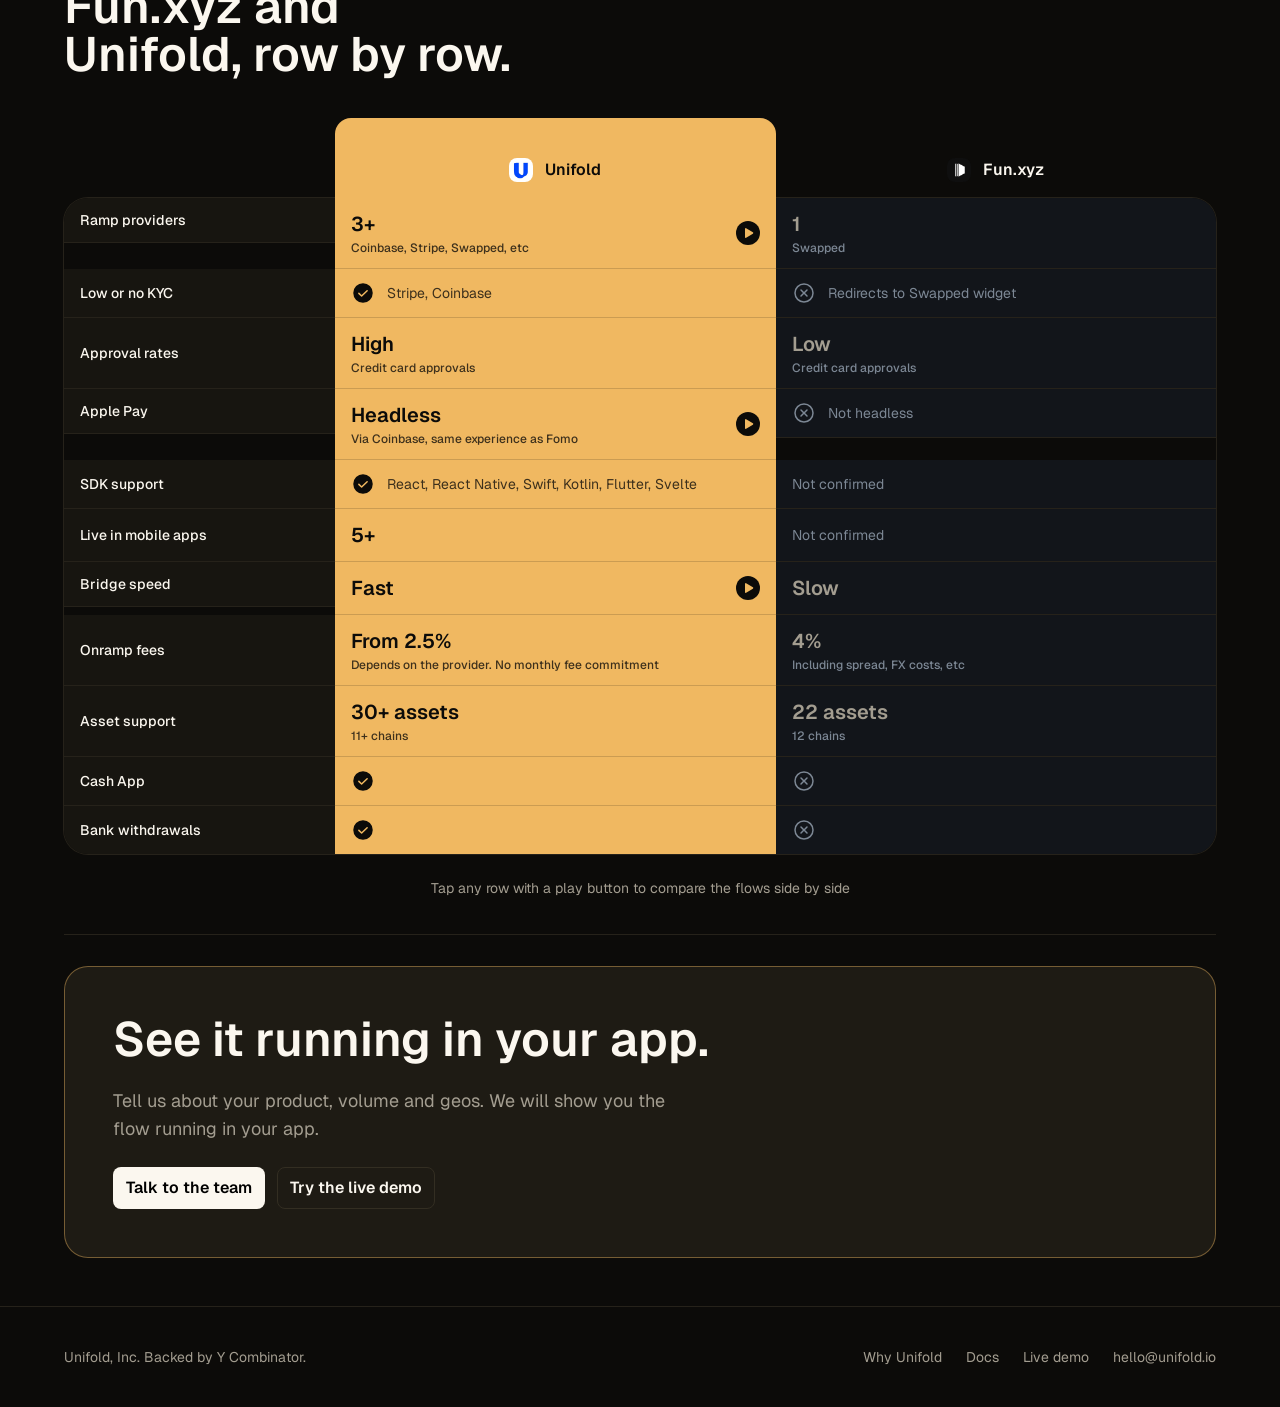
<file: compare.html>
<!doctype html>
<html lang="en">
<head>
<meta charset="utf-8">
<meta name="viewport" content="width=device-width, initial-scale=1, viewport-fit=cover">
<meta name="robots" content="noindex, nofollow">
<title>Unifold vs Fun.xyz</title>
<meta name="description" content="Unifold vs Fun.xyz: headless, mobile native onramping with the best approval rates across the US and EU.">
<meta property="og:title" content="Unifold vs Fun.xyz">
<meta property="og:description" content="Headless, mobile native onramping with the best approval rates across the US and EU.">
<meta name="theme-color" content="#0C0B09">
<link rel="icon" href="flows/unifold-logo.png">
<script>document.documentElement.className+=" js"</script>
<link rel="preconnect" href="https://fonts.googleapis.com">
<link rel="preconnect" href="https://fonts.gstatic.com" crossorigin>
<link rel="stylesheet" href="https://fonts.googleapis.com/css2?family=Geist:wght@400;500;600&display=swap">
<link rel="stylesheet" href="site.css">
</head>
<body>
<a class="skip button-sm" href="#main">Skip to content</a>

<header class="nav">
  <div class="nav-bar">
    <a class="brand title-3" href="index.html"><img src="flows/unifold-logo.png" alt="">Unifold</a>
    <nav class="nav-links title-4" aria-label="Primary">
      <a href="index.html">Why Unifold</a>
      <a href="compare.html" aria-current="page">Unifold vs Fun.xyz</a>
    </nav>
    <a class="btn btn-primary button-sm" href="mailto:hello@unifold.io">Talk to the team</a>
    <button class="nav-toggle" id="navToggle" type="button" aria-expanded="false" aria-controls="menu" aria-label="Open menu"><span></span><span></span></button>
  </div>
</header>
<nav class="menu" id="menu" aria-label="Mobile">
  <a class="heading-4" style="--i:0" href="index.html">Why Unifold</a>
  <a class="heading-4" style="--i:1" href="compare.html" aria-current="page">Unifold vs Fun.xyz</a>
  <a class="heading-4" style="--i:2" href="https://demo.unifold.io" target="_blank" rel="noopener">Live demo</a>
  <a class="btn btn-primary button-md" style="--i:3" href="mailto:hello@unifold.io">Talk to the team</a>
</nav>

<main id="main">
<section class="wrap hero">
  <div class="hero-copy">
    <h1 class="display" style="--i:0">Headless onramping,<br>native to your app.</h1>
    <p class="lede" style="--i:1">A full headless onramp inside your mobile app, with the best approval rates across the US and EU.</p>
    <div class="cta" style="--i:2">
      <a class="btn btn-primary button-md" href="mailto:hello@unifold.io">Talk to the team</a>
      <a class="btn btn-ghost button-md" href="#compare">See the comparison</a>
    </div>
    <p class="proof caption-1" style="--i:3"><span>Backed by <b>Y Combinator</b></span></p>
  </div>
  <div class="stage" style="--i:2">
    <div class="phone" id="phone"><video id="heroVid" src="flows/headless-uni.mp4" autoplay muted loop playsinline preload="auto" aria-label="Unifold Apple Pay flow recorded on a phone"></video></div>
  </div>
</section>

<section class="wrap section" id="why">
  <div class="sec-head reveal"><h2 class="section-title">Built for apps, not redirects.</h2></div>
  <div class="bento">
    <article class="tile hot tall reveal" style="--i:1">
      <span class="eyebrow u caption-3">With Unifold</span>
      <h3 class="heading-5">Fully headless, native to your mobile app.</h3>
      <p class="body-6">Unifold offers a full onramping experience in the style of Fomo that lives inside your app, with no redirect to a third party widget.</p>
      <img class="shot" src="flows/providers-uni.png" alt="Unifold deposit sheet listing card, Apple Pay, Google Pay, Cash App and bank transfer" loading="lazy">
    </article>
    <article class="tile reveal" style="--i:2">
      <h3 class="heading-5">Best approval rates across the US and EU.</h3>
      <div class="vs">
        <div><span class="heading-2 big">High</span><span class="caption-3 muted">Unifold</span></div>
        <div class="off"><span class="heading-2 big">Low</span><span class="caption-3 muted">Fun.xyz</span></div>
      </div>
      <p class="body-6">Credit card approvals.</p>
    </article>
    <article class="tile reveal" style="--i:3">
      <h3 class="heading-5">Fun’s live mobile apps are not confirmed.</h3>
      <p class="body-6">Unifold is already live in 5+ mobile apps.</p>
    </article>
  </div>
</section>

<section class="wrap tagline" aria-label="Why Unifold">
  <p class="heading-3" data-tagline>Your users never leave your app to fund an account. Unifold keeps the whole deposit native, from the first tap to the last confirmation.</p>
</section>

<section class="wrap section" id="compare">
  <div class="sec-head reveal"><h2 class="section-title">Fun.xyz and Unifold, row by row.</h2></div>
  <div class="reveal">
    <div class="cmpx">
      <div class="cols hd title-3">
        <div class="lab"><span class="sr">Feature</span></div>
        <div class="u"><img class="logo" src="flows/unifold-logo.png" alt="">Unifold</div>
        <div class="f"><img class="logo" src="flows/fun-logo.png" alt="">Fun.xyz</div>
      </div>
      <div id="chart" role="list"></div>
    </div>
    <p class="cap-out caption-2">Tap any row with a play button to compare the flows side by side</p>
  </div>
</section>

<section class="wrap section last">
  <div class="close reveal">
    <h2 class="section-title">See it running in your app.</h2>
    <p>Tell us about your product, volume and geos. We will show you the flow running in your app.</p>
    <div class="cta">
      <a class="btn btn-primary button-md" href="mailto:hello@unifold.io">Talk to the team</a>
      <a class="btn btn-ghost button-md" href="https://demo.unifold.io" target="_blank" rel="noopener">Try the live demo</a>
    </div>
  </div>
</section>
</main>

<footer>
  <div class="wrap caption-2">
    <div>Unifold, Inc. Backed by Y Combinator.</div>
    <nav aria-label="Footer"><a href="index.html">Why Unifold</a><a href="https://docs.unifold.io">Docs</a><a href="https://demo.unifold.io" target="_blank" rel="noopener">Live demo</a><a href="mailto:hello@unifold.io">hello@unifold.io</a></nav>
  </div>
</footer>

<div class="veil" id="veil" aria-hidden="true">
  <div class="sheet" role="dialog" aria-modal="true" aria-labelledby="vt">
    <div class="sheet-top">
      <button class="nav-btn" id="prev" type="button" aria-label="Previous row"><svg viewBox="0 0 256 256" fill="currentColor"><path d="M168.49,199.51a12,12,0,0,1-17,17l-80-80a12,12,0,0,1,0-17l80-80a12,12,0,0,1,17,17L97,128Z"/></svg></button>
      <button class="nav-btn" id="next" type="button" aria-label="Next row"><svg viewBox="0 0 256 256" fill="currentColor"><path d="M184.49,136.49l-80,80a12,12,0,0,1-17-17L159,128,87.51,56.49a12,12,0,1,1,17-17l80,80A12,12,0,0,1,184.49,136.49Z"/></svg></button>
      <h2 class="heading-5" id="vt"></h2>
      <button class="nav-btn" id="close" type="button" aria-label="Close"><svg viewBox="0 0 256 256" fill="currentColor"><path d="M208.49,191.51a12,12,0,0,1-17,17L128,145,64.49,208.49a12,12,0,0,1-17-17L111,128,47.51,64.49a12,12,0,0,1,17-17L128,111l63.51-63.51a12,12,0,0,1,17,17L145,128Z"/></svg></button>
    </div>
    <div class="pair" id="pair"></div>
  </div>
</div>

<div class="dock" id="dock"><a class="btn btn-primary button-md" href="mailto:hello@unifold.io">Talk to the team</a></div>

<script src="site.js" defer></script>
<script>
(function(){
  /* Recordings shown in the window that opens when a row is clicked.
     MEDIA.<rowId> = {fun:{...}, uni:{...}}. Video: {url,type:"video"}. Image or GIF: {url,type:"image"}.
     Several screenshots on one side: {multi:[{url,alt}, ...]}.  Row ids: providers, headless, bridge */
  var MEDIA={
    bridge:{
      fun:{multi:[
        {url:"flows/bridge-fun-1.png", alt:"Rancune on X: bridging is insanely slow; I would use debridge/relay instead of fun.xyz"},
        {url:"flows/bridge-fun-2.png", alt:"Kyle Samani on X: Fun powers Polymarket and many others but SVM support right now is not where it needs to be"},
        {url:"flows/bridge-fun-3.png", alt:"TD26 on X: a small withdrawal to RH never arrived, day 4 with no solution, and support only replies a day later to tell them to wait"}
      ]}
    },
    providers:{ uni:{url:"flows/providers-uni.png", type:"image"} },
    headless:{ fun:{url:"flows/headless-fun.webp", type:"image"}, uni:{url:"flows/headless-uni.mp4", type:"video"} }
  };
  var LOGO={fun:"flows/fun-logo.png",uni:"flows/unifold-logo.png"};

  /* Phosphor icons */
  var YES='<svg class="ic yes" viewBox="0 0 256 256" fill="currentColor" aria-hidden="true"><path d="M128,24A104,104,0,1,0,232,128,104.11,104.11,0,0,0,128,24Zm49.53,85.78-58.67,56a8,8,0,0,1-11,0l-29.33-28a8,8,0,1,1,11-11.64l23.8,22.72,53.17-50.72a8,8,0,1,1,11,11.64Z"/></svg>';
  var NO='<svg class="ic no" viewBox="0 0 256 256" fill="currentColor" aria-hidden="true"><path d="M128,24A104,104,0,1,0,232,128,104.11,104.11,0,0,0,128,24Zm0,192a88,88,0,1,1,88-88A88.1,88.1,0,0,1,128,216Zm37.66-125.66a8,8,0,0,1,0,11.32L139.31,128l26.35,26.34a8,8,0,0,1-11.32,11.32L128,139.31l-26.34,26.35a8,8,0,0,1-11.32-11.32L116.69,128,90.34,101.66a8,8,0,0,1,11.32-11.32L128,116.69l26.34-26.35A8,8,0,0,1,165.66,90.34Z"/></svg>';
  var PLAY='<svg viewBox="0 0 256 256" fill="currentColor" aria-hidden="true"><path d="M240,128a15.74,15.74,0,0,1-7.6,13.51L88.32,229.65a16,16,0,0,1-16.2.3A15.86,15.86,0,0,1,64,216.13V39.87a15.86,15.86,0,0,1,8.12-13.82,16,16,0,0,1,16.2.3L232.4,114.49A15.74,15.74,0,0,1,240,128Z"/></svg>';

  function val(v,s){return '<span class="stack"><span class="heading-6 val">'+v+'</span>'+(s?'<span class="caption-4 sub-line">'+s+'</span>':'')+'</span>'}
  function yes(s){return YES+(s?'<span class="body-6 sub-line">'+s+'</span>':'<span class="sr">Yes</span>')}
  function no(s){return NO+(s?'<span class="body-6 sub-line">'+s+'</span>':'<span class="sr">No</span>')}
  var ROWS=[
    {id:"providers",label:"Ramp providers",f:val("1","Swapped"),u:val("3+","Coinbase, Stripe, Swapped, etc"),title:"Ramp providers",fc:"Swapped only",uc:"Coinbase, Stripe, Swapped, etc"},
    {id:"lowkyc",nomedia:true,label:"Low or no KYC",f:no("Redirects to Swapped widget"),u:yes("Stripe, Coinbase"),title:"Low or no KYC",fc:"Swapped doesn't offer low or no KYC. Often a redirect to the Swapped widget",uc:"Stripe US/EU, Coinbase US"},
    {id:"approval",nomedia:true,label:"Approval rates",f:val("Low","Credit card approvals"),u:val("High","Credit card approvals"),title:"Approval rates",fc:"Low credit card approval rates. Swapped has no MiCA license and uses a different provider for MiCA",uc:"High credit card approval rates. Stripe has the highest approval rates"},
    {id:"headless",label:"Apple Pay",f:no("Not headless"),u:val("Headless","Via Coinbase, same experience as Fomo"),title:"Apple Pay",fc:"Not headless",uc:"Headless via Coinbase, same experience as Fomo"},
    {id:"sdk",nomedia:true,label:"SDK support",f:'<span class="body-6 sub-line">Not confirmed</span>',u:YES+'<span class="body-6 sub-line">React, React Native, Swift, Kotlin, Flutter, Svelte</span>',title:"SDK support",fc:"Not confirmed",uc:"React, React Native, Swift, Kotlin, Flutter and Svelte"},
    {id:"mobile",nomedia:true,label:"Live in mobile apps",f:'<span class="body-6 sub-line">Not confirmed</span>',u:val("5+"),title:"Mobile apps",fc:"Not confirmed",uc:"Live in 5+ mobile apps"},
    {id:"bridge",label:"Bridge speed",f:val("Slow"),u:val("Fast"),title:"Bridge speed",fc:"Rancune (@Rancune_eth) and Kyle Samani (@KyleSamani) on Fun.xyz; TD26 (@TD26_) on Lighter",uc:"Fast"},
    {id:"fees",nomedia:true,label:"Onramp fees",f:val("4%","Including spread, FX costs, etc"),u:val("From 2.5%","Depends on the provider. No monthly fee commitment"),title:"Onramp fees",fc:"",uc:""},
    {id:"assets",nomedia:true,label:"Asset support",f:val("22 assets","12 chains"),u:val("30+ assets","11+ chains"),title:"Asset support",fc:"",uc:""},
    {id:"cashapp",nomedia:true,label:"Cash App",f:no(),u:yes(),title:"Cash App",fc:"",uc:"Cash App deposit",nofun:true},
    {id:"bankout",nomedia:true,label:"Bank withdrawals",f:no(),u:yes(),title:"Bank withdrawals",fc:"",uc:"Withdraw from the app to a bank account in 60+ countries",nofun:true}
  ];

  var chart=document.getElementById("chart");
  ROWS.forEach(function(r,i){
    var b=document.createElement(r.nomedia?"div":"button");
    b.className="row"+(r.nomedia?" static":"");
    if(r.nomedia){b.setAttribute("role","listitem");}else{b.type="button";b.setAttribute("aria-label",r.label+": open flows");}
    b.innerHTML='<div class="cell lab title-4">'+r.label+'</div><div class="cell u">'+r.u+(r.nomedia?'':'<span class="play" aria-hidden="true">'+PLAY+'</span>')+'</div><div class="cell f">'+r.f+'</div>';
    if(!r.nomedia)b.addEventListener("click",function(){b.classList.remove("fired");void b.offsetWidth;b.classList.add("fired");open(i,b)});
    chart.appendChild(b);
  });

  var veil=document.getElementById("veil"),pair=document.getElementById("pair"),vt=document.getElementById("vt");
  var cur=0,opener=null;

  function emptyState(){
    var d=document.createElement("div");d.className="empty";
    d.innerHTML=PLAY+'<span class="body-5">Recording coming soon</span>';
    return d;
  }
  function failed(frame,url){
    frame.className="frame";frame.innerHTML="";
    var d=document.createElement("div");d.className="empty";
    d.innerHTML='<span class="body-5">This recording did not load.</span><span class="caption-2">Check that '+url+' is in the flows folder.</span>';
    frame.appendChild(d);
  }
  function pane(side,r){
    var name=side==="fun"?"Fun.xyz":"Unifold";
    var div=document.createElement("div");div.className="pane "+(side==="fun"?"f":"u");
    var h=document.createElement("h3");h.className="heading-6";
    var lg=document.createElement("img");lg.src=LOGO[side];lg.alt="";h.appendChild(lg);h.appendChild(document.createTextNode(name));div.appendChild(h);
    var frame=document.createElement("div");frame.className="frame";
    var c=document.createElement("div");c.className="cap caption-2";c.textContent=side==="fun"?r.fc:r.uc;
    if(side==="fun"&&r.nofun){frame.className="frame none";frame.textContent="Not offered";div.appendChild(frame);div.appendChild(c);return div;}
    var src=MEDIA[r.id]&&MEDIA[r.id][side];
    if(src&&src.multi){
      frame.className="frame stack-f";
      src.multi.forEach(function(m){var im=document.createElement("img");im.src=m.url;im.alt=m.alt;im.addEventListener("error",function(){im.remove()});frame.appendChild(im);});
    }else if(src){media(frame,src.url,src.type);}
    else{frame.appendChild(emptyState());}
    div.appendChild(frame);div.appendChild(c);
    return div;
  }
  function media(frame,url,type){
    var el;
    if(type==="video"){el=document.createElement("video");el.src=url;el.controls=true;el.muted=true;el.loop=true;el.autoplay=true;el.playsInline=true;}
    else{el=document.createElement("img");el.src=url;el.alt="Flow recording";}
    el.addEventListener("error",function(){failed(frame,url)});
    frame.appendChild(el);
  }
  function render(i){
    cur=(i+ROWS.length)%ROWS.length;var r=ROWS[cur];
    vt.textContent=r.title;pair.innerHTML="";
    pair.appendChild(pane("fun",r));pair.appendChild(pane("uni",r));
  }
  function open(i,from){
    opener=from||null;render(i);
    var sheet=veil.firstElementChild,pl=from&&(from.querySelector(".play")||from);
    if(pl){var a=pl.getBoundingClientRect(),vw=window.innerWidth,vh=window.innerHeight,sw=Math.min(1240,vw-32),sh=Math.min(760,vh-32);
      sheet.style.transformOrigin=(a.left+a.width/2-(vw-sw)/2)+"px "+(a.top+a.height/2-(vh-sh)/2)+"px";}
    else sheet.style.transformOrigin="50% 50%";
    veil.classList.add("open");veil.setAttribute("aria-hidden","false");document.getElementById("close").focus();
  }
  function close(){
    veil.classList.remove("open");
    setTimeout(function(){if(!veil.classList.contains("open"))[].forEach.call(pair.querySelectorAll("video"),function(v){v.pause()})},320);
    veil.setAttribute("aria-hidden","true");if(opener)opener.focus();
  }
  document.getElementById("close").addEventListener("click",close);
  document.getElementById("prev").addEventListener("click",function(){render(cur-1)});
  document.getElementById("next").addEventListener("click",function(){render(cur+1)});
  veil.addEventListener("click",function(e){if(e.target===veil)close()});
  document.addEventListener("keydown",function(e){
    if(!veil.classList.contains("open"))return;
    if(e.key==="Escape")close();
    else if(e.key==="ArrowLeft")render(cur-1);
    else if(e.key==="ArrowRight")render(cur+1);
  });

  /* hero phone matches the recording's aspect ratio; reduced motion keeps the video paused with controls */
  var reduce=window.matchMedia("(prefers-reduced-motion: reduce)").matches;
  var vid=document.getElementById("heroVid"),phone=document.getElementById("phone");
  function fit(){if(vid.videoWidth)phone.style.setProperty("--ar",vid.videoWidth+"/"+vid.videoHeight)}
  vid.addEventListener("loadedmetadata",fit);fit();
  if(reduce){vid.removeAttribute("autoplay");vid.pause();vid.controls=true}
})();
</script>
</body>
</html>
</file>
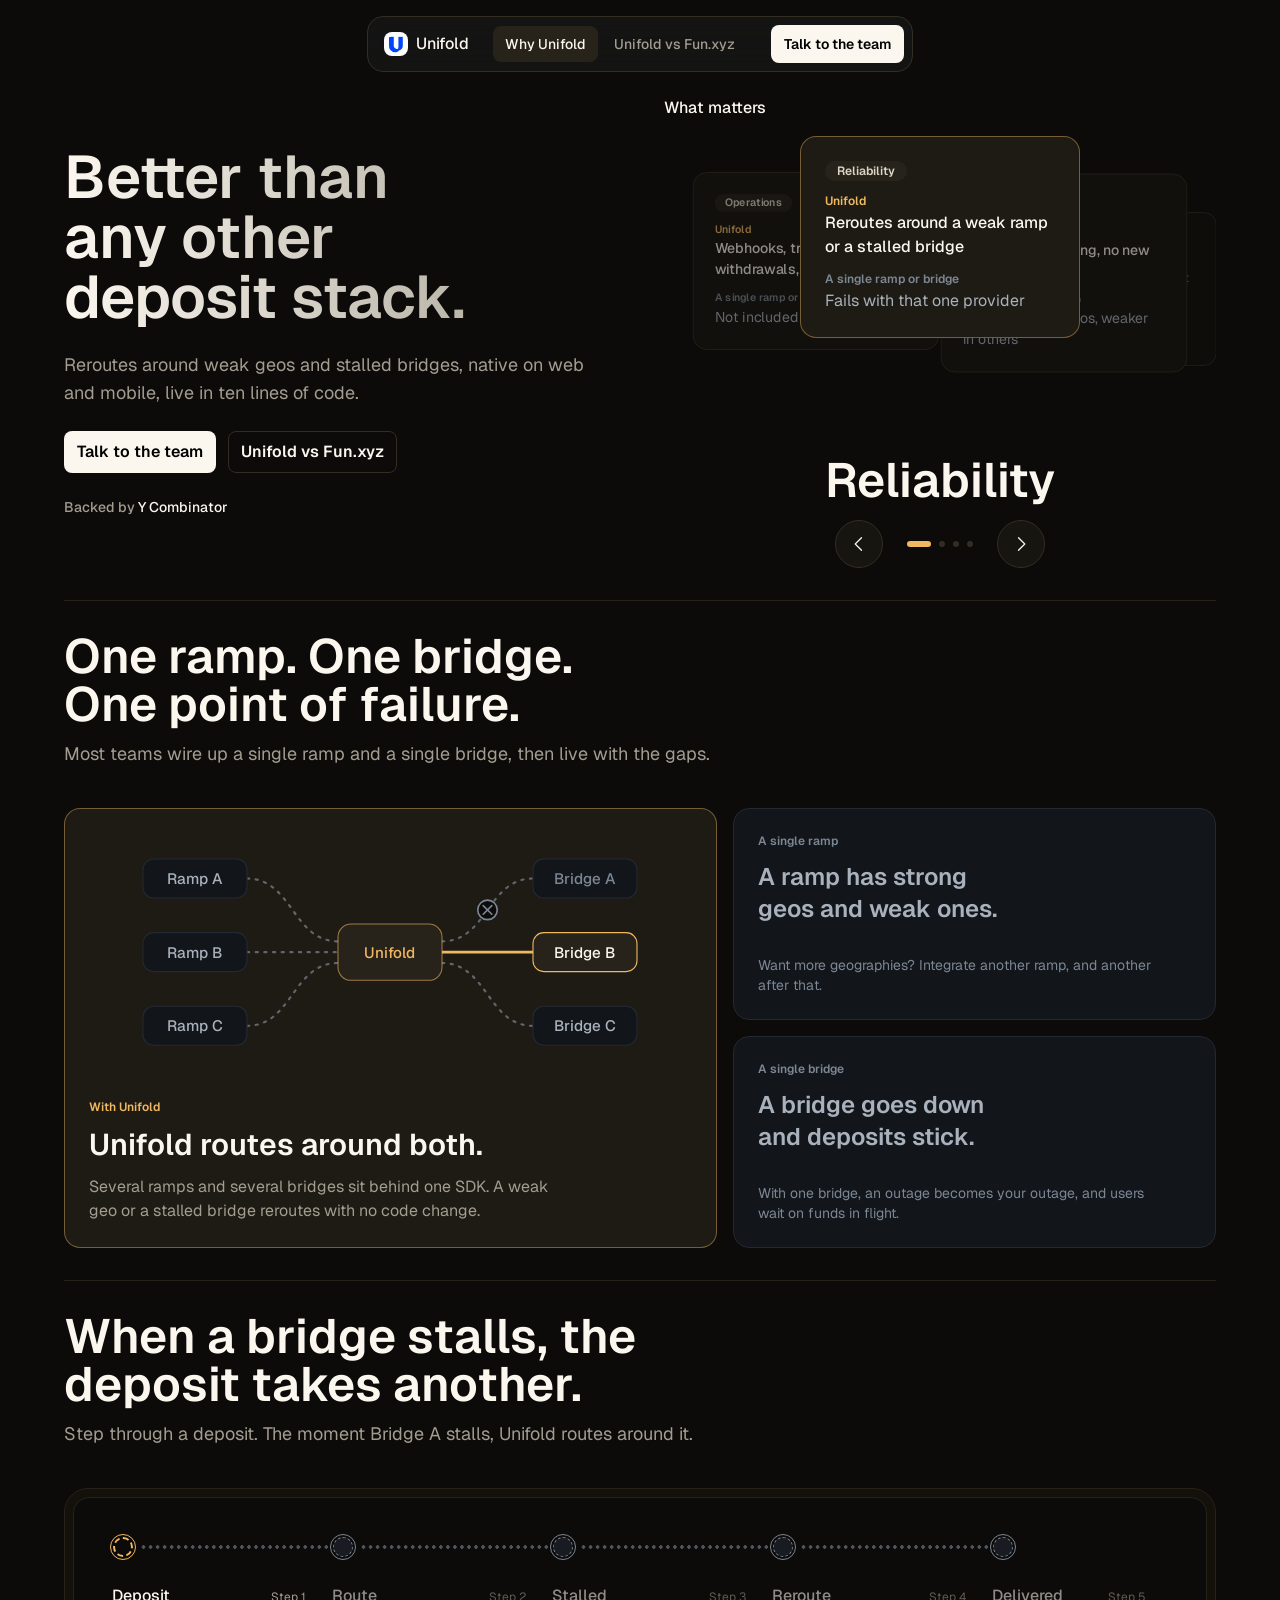
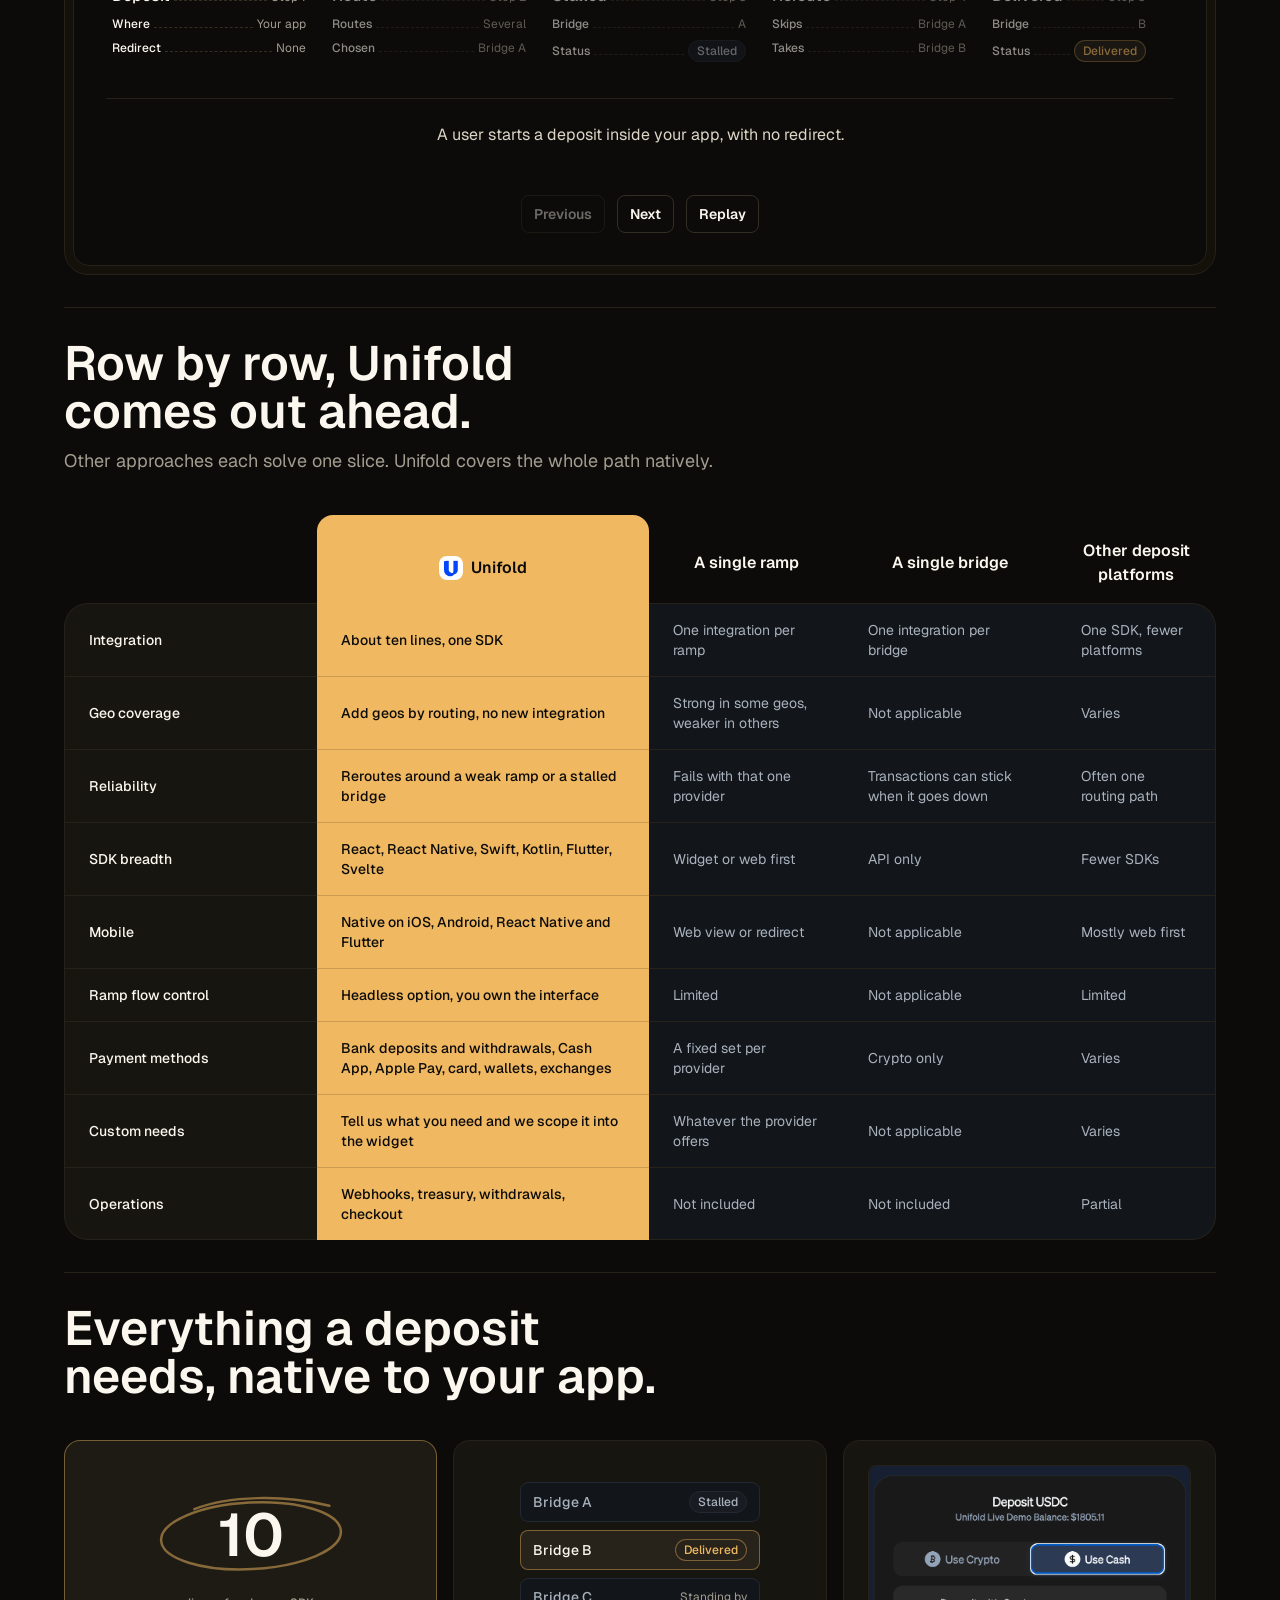
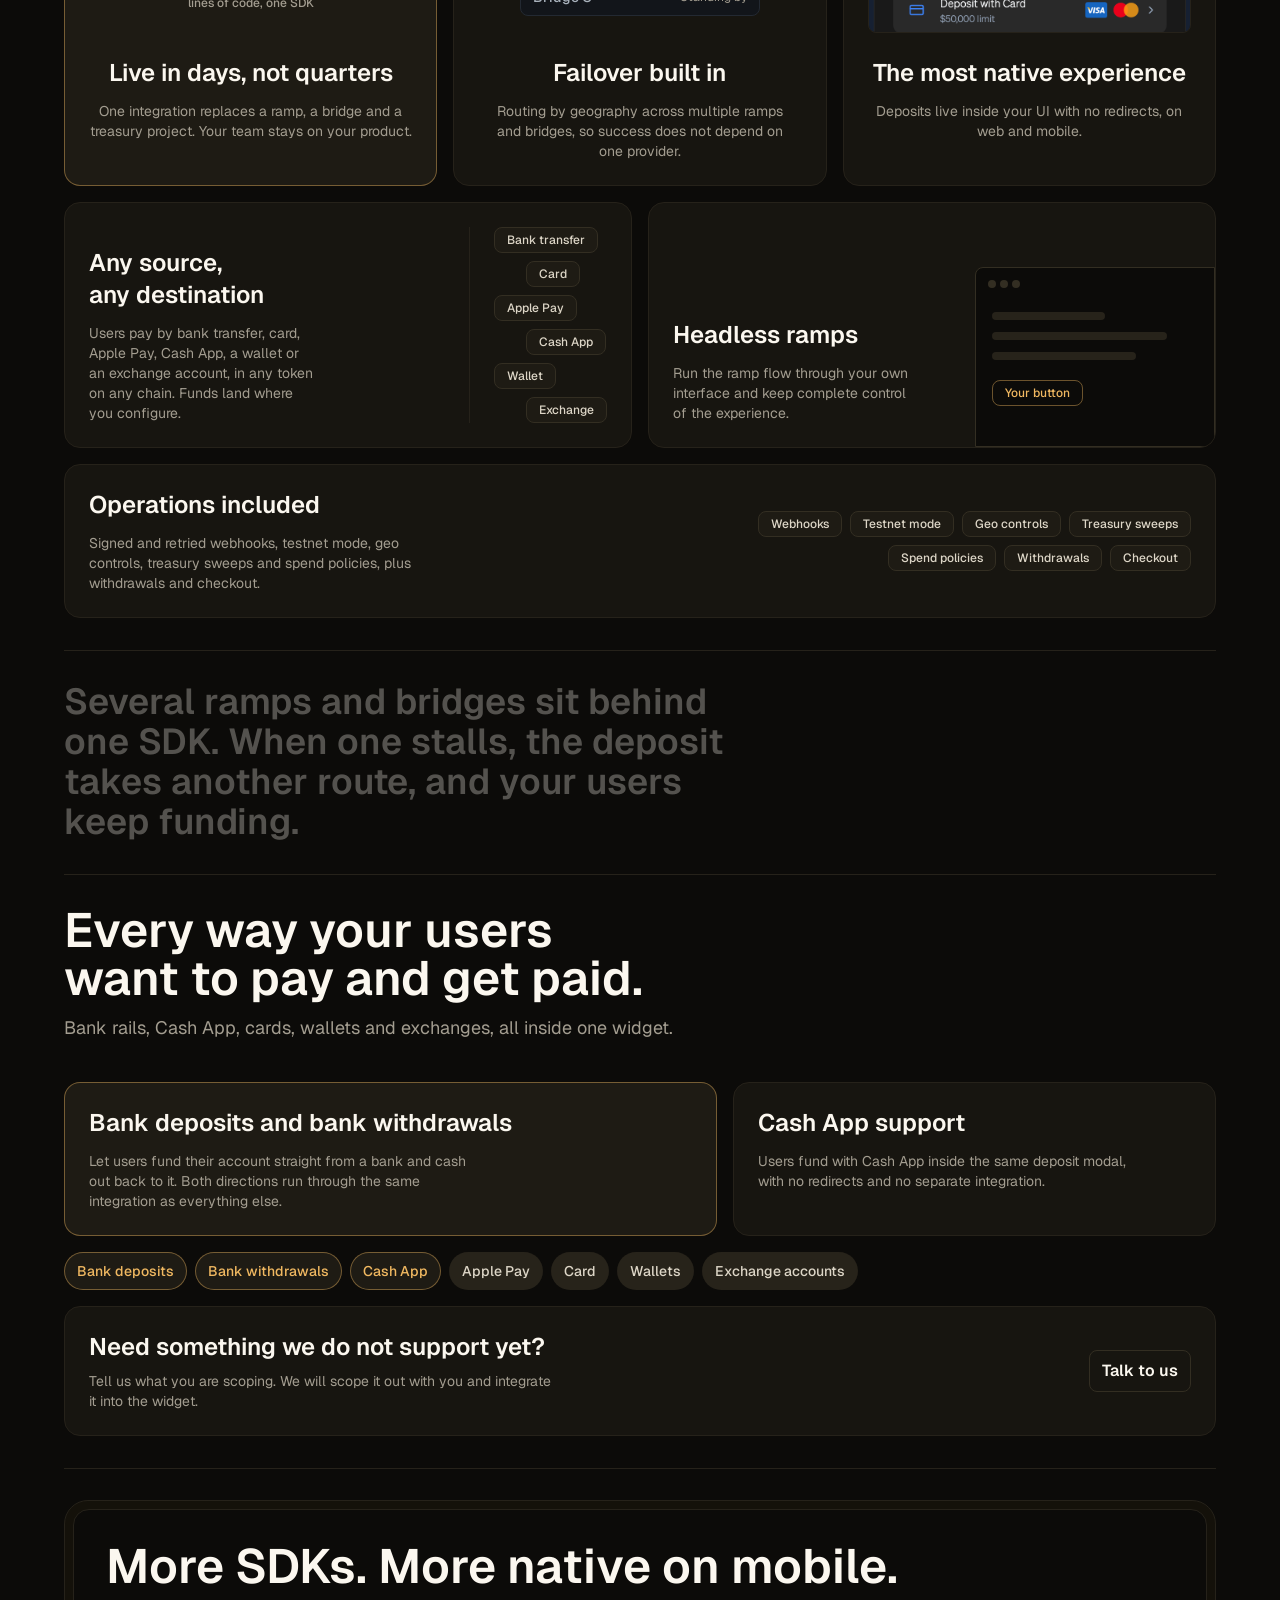
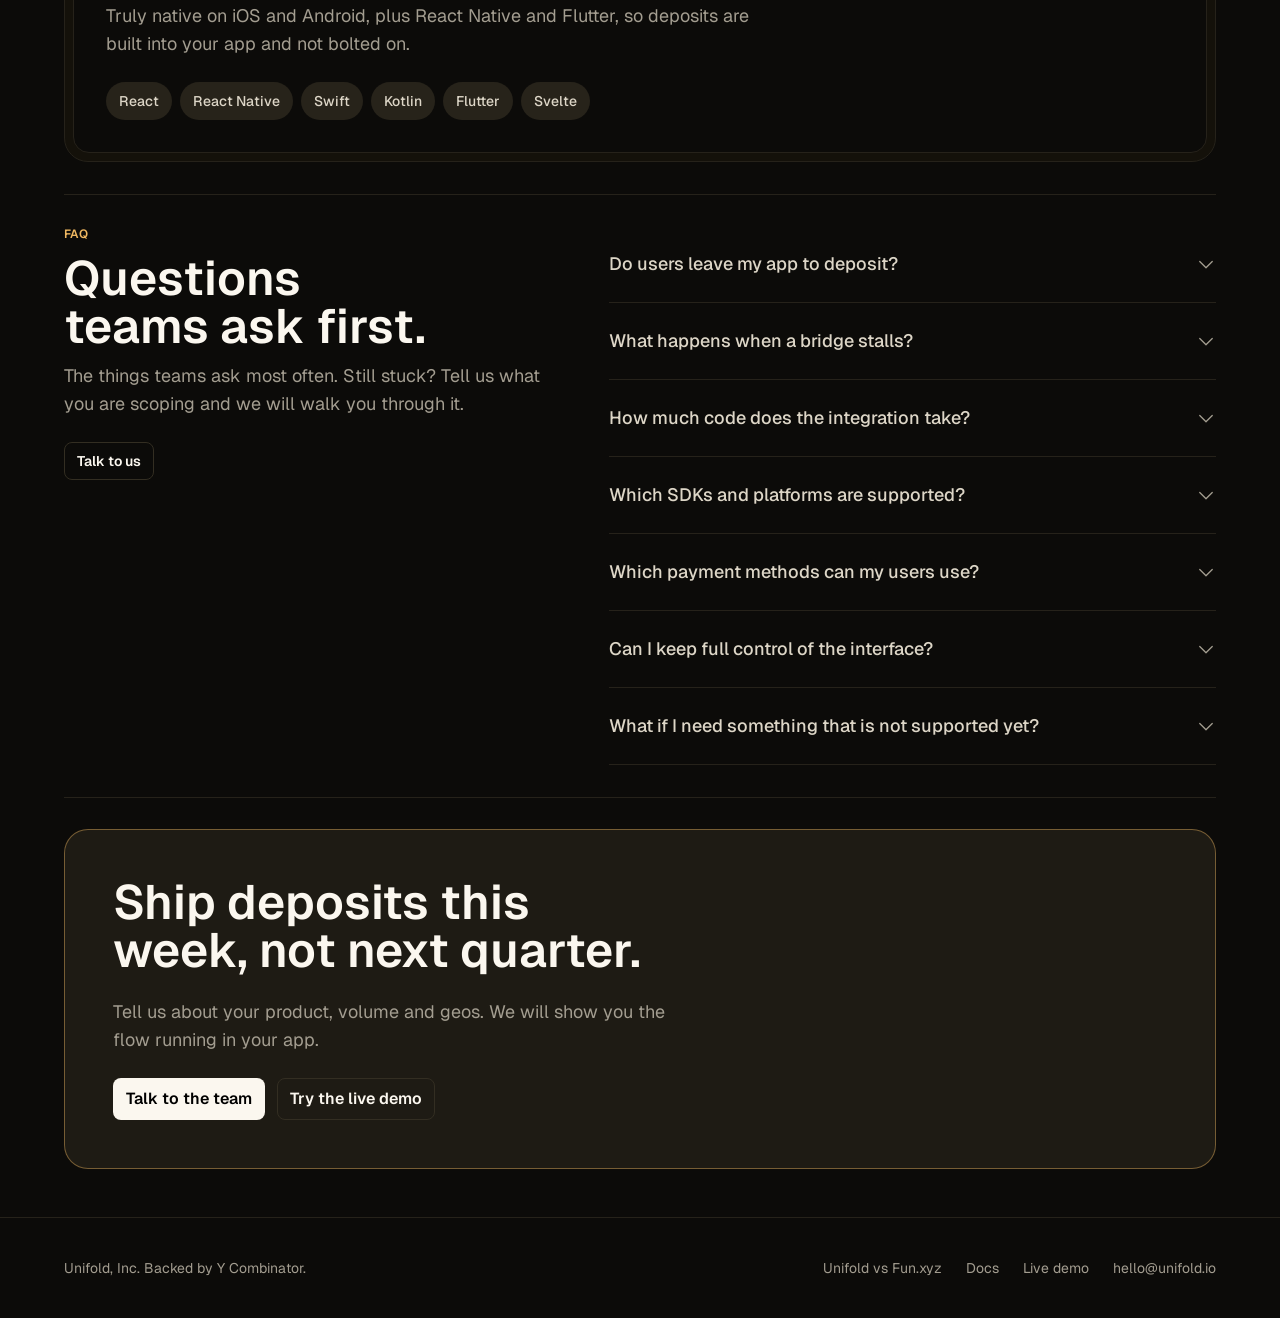
<file: unifold.html>
<!doctype html>
<html lang="en">
<head>
<meta charset="utf-8">
<meta name="viewport" content="width=device-width, initial-scale=1">
<meta name="robots" content="noindex">
<title>Unifold</title>
<link rel="canonical" href="index.html">
<meta http-equiv="refresh" content="0; url=index.html">
<script>location.replace("index.html"+location.hash)</script>
</head>
<body style="background:#0C0B09;color:#FBF7EF;font-family:system-ui,sans-serif">
<p>This page moved. <a href="index.html" style="color:#F0B861">Continue to Why Unifold</a>.</p>
</body>
</html>
</file>
<file: site.css>
/* Shared system for index.html, compare.html and 404.html.
   Rules come from the landing-page-design skill: Geist only, named text styles on the Tailwind scale,
   spacing and radius tokens, flat dark backgrounds, one base motion curve. */

:root{
  /* flat dark backgrounds. Unifold surfaces are warm, alternatives are cool, so the eye lands on Unifold */
  --bg:#0C0B09; --s1:#171510; --s2:#1E1B14; --s3:#27231A; --s4:#332E22; --warm:#14110A;
  --ink:#FBF7EF; --ink-2:#DDD6C7; --mute:#A39D90; --line:#332E22; --line-soft:#26221A;
  --accent:#F0B861; --accent-line:rgba(240,184,97,.42);
  /* cool, desaturated counterpart for everything that is not Unifold */
  --c1:#12151A; --c2:#181C22; --cink:#A9B2BC; --cmute:#7C8794; --cline:#232932;
  --face:'Geist',system-ui,sans-serif;

  /* spacing tokens */
  --s-0:0; --s-25:2px; --s-50:4px; --s-75:8px; --s-100:12px; --s-200:16px; --s-300:24px;
  --s-400:32px; --s-500:40px; --s-600:48px; --s-700:64px; --s-800:80px; --s-900:96px;

  /* radius tokens (Tailwind) */
  --r-lg:8px; --r-xl:12px; --r-2xl:16px; --r-3xl:24px; --r-full:9999px;

  /* base motion curve */
  --ease:cubic-bezier(0.22,1,0.36,1);
  color-scheme:dark;
}

*{box-sizing:border-box}
html{background:var(--bg);scroll-behavior:auto;scroll-padding-top:var(--s-900)}
@media (prefers-reduced-motion:no-preference){html{scroll-behavior:smooth}}
body{margin:0;font-family:var(--face);color:var(--ink);background:var(--bg);-webkit-font-smoothing:antialiased;font-size:16px;line-height:24px;font-weight:400}
h1,h2,h3,h4,p,ul,ol,figure{margin:0}
ul,ol{padding:0;list-style:none}
a{color:inherit}
button{font:inherit;color:inherit}
img,video{max-width:100%}
:focus-visible{outline:2px solid var(--accent);outline-offset:2px}
.sr{position:absolute;width:1px;height:1px;overflow:hidden;clip:rect(0 0 0 0);white-space:nowrap}
.skip{position:fixed;left:var(--s-200);top:var(--s-200);z-index:100;padding:var(--s-75) var(--s-100);border-radius:var(--r-lg);background:var(--ink);color:#000;transform:translateY(-200%);transition:transform 500ms var(--ease)}
.skip:focus{transform:none}
h1,h2,h3,h4{text-wrap:balance}
p{text-wrap:pretty}

/* ---------- named text styles (Tailwind scale) ---------- */
.heading-1{font-size:60px;line-height:60px;font-weight:600}
.heading-2{font-size:48px;line-height:48px;font-weight:600}
.heading-3{font-size:36px;line-height:40px;font-weight:600}
.heading-4{font-size:30px;line-height:36px;font-weight:600}
.heading-5{font-size:24px;line-height:32px;font-weight:600}
.heading-6{font-size:20px;line-height:28px;font-weight:600}
.title-1{font-size:20px;line-height:28px;font-weight:500}
.title-2{font-size:18px;line-height:28px;font-weight:500}
.title-3{font-size:16px;line-height:24px;font-weight:500}
.title-4{font-size:14px;line-height:20px;font-weight:500}
.title-5{font-size:12px;line-height:16px;font-weight:500}
.body-1{font-size:16px;line-height:24px;font-weight:600}
.body-2{font-size:16px;line-height:24px;font-weight:500}
.body-3{font-size:16px;line-height:24px;font-weight:400}
.body-4{font-size:14px;line-height:20px;font-weight:600}
.body-5{font-size:14px;line-height:20px;font-weight:500}
.body-6{font-size:14px;line-height:20px;font-weight:400}
.button-lg{font-size:18px;line-height:28px;font-weight:600}
.button-md{font-size:16px;line-height:24px;font-weight:600}
.button-sm{font-size:14px;line-height:20px;font-weight:600}
.button-xsm{font-size:12px;line-height:16px;font-weight:600}
.caption-1{font-size:14px;line-height:20px;font-weight:500}
.caption-2{font-size:14px;line-height:20px;font-weight:400}
.caption-3{font-size:12px;line-height:16px;font-weight:600}
.caption-4{font-size:12px;line-height:16px;font-weight:500}
.caption-5{font-size:12px;line-height:16px;font-weight:400}

/* responsive roles: each breakpoint snaps to another step of the same scale */
.display{font-size:60px;line-height:60px;font-weight:600;max-width:680px;
  background:linear-gradient(to right,#FBF7EF,#A39D90);-webkit-background-clip:text;background-clip:text;color:transparent}
.section-title{font-size:48px;line-height:48px;font-weight:600}
@media (max-width:1023px){
  .display{font-size:48px;line-height:48px}
  .section-title{font-size:36px;line-height:40px}
}
@media (max-width:767px){
  .display{font-size:36px;line-height:40px}
  .section-title{font-size:30px;line-height:36px}
}
.lede{max-width:680px;color:var(--mute);font-size:18px;line-height:28px;font-weight:400}
.muted{color:var(--mute)}

/* ---------- layout ---------- */
.wrap{width:100%;max-width:1200px;margin-inline:auto;padding-inline:var(--s-300)}
:root{--sec:var(--s-400)}
/* one rhythm: a hairline marks each section edge with equal space either side, so the gap reads as a boundary and not as dead space */
.section,.tagline{position:relative;margin-top:var(--sec);padding-top:var(--sec)}
.section::before,.tagline::before{content:"";position:absolute;top:0;left:var(--s-300);right:var(--s-300);height:1px;background:var(--line-soft)}
.section.last{padding-bottom:var(--s-600)}
.sec-head{display:flex;flex-direction:column;gap:var(--s-100);max-width:680px;margin-bottom:var(--s-500)}
.hero{display:grid;grid-template-columns:minmax(0,1.25fr) minmax(0,.75fr);gap:var(--s-600);align-items:center;padding-top:var(--s-900)}
.hero-copy{display:flex;flex-direction:column;align-items:flex-start;gap:var(--s-300)}
.cta{display:flex;flex-wrap:wrap;align-items:center;gap:var(--s-100)}
.proof{display:flex;flex-wrap:wrap;gap:var(--s-50) var(--s-300);color:var(--mute)}
.proof b{color:var(--ink);font-weight:500}
@media (max-width:1023px){.hero{padding-top:var(--s-800)}.hero{gap:var(--s-500)}}
@media (min-width:861px){.hero.even{grid-template-columns:minmax(0,1fr) minmax(0,1fr)}}
@media (max-width:860px){.hero{grid-template-columns:minmax(0,1fr)}}
@media (max-width:767px){:root{--sec:var(--s-300)}.hero{padding-top:var(--s-800)}.sec-head{margin-bottom:var(--s-400)}}

/* ---------- buttons ---------- */
.btn{display:inline-flex;align-items:center;justify-content:center;gap:var(--s-75);padding:var(--s-75) var(--s-100);border-radius:var(--r-lg);border:1px solid transparent;text-decoration:none;white-space:nowrap;cursor:pointer;
  transition:transform 500ms var(--ease),background-color 300ms var(--ease),color 300ms var(--ease),border-color 300ms var(--ease)}
.btn:hover{transform:translateY(-1px)}
.btn:active{transform:scale(.98) translateY(1px)}
.btn-primary{background:var(--ink);color:#000}
.btn-primary:hover{background:var(--ink-2)}
.btn-ghost{background:transparent;color:var(--ink);border-color:var(--line)}
.btn-ghost:hover{background:var(--s2);border-color:var(--mute)}
.text-link{color:var(--ink);text-decoration:underline;text-decoration-color:var(--line);text-underline-offset:4px;transition:text-decoration-color 300ms var(--ease),color 300ms var(--ease)}
.text-link:hover{text-decoration-color:var(--ink)}
@media (max-width:479px){.cta .btn{flex:1 1 100%}}

/* ---------- mobile CTA dock ---------- */
.dock{position:fixed;left:var(--s-200);right:var(--s-200);bottom:var(--s-200);z-index:55;display:none;opacity:0;visibility:hidden;transform:translateY(24px);
  transition:opacity 500ms var(--ease),transform 500ms var(--ease),visibility 0s 500ms}
.dock .btn{width:100%}
.dock.show{opacity:1;visibility:visible;transform:none;transition-delay:0s}
.menu-open .dock{opacity:0;visibility:hidden}
@media (max-width:767px){.dock{display:block}}

/* ---------- floating nav ---------- */
.nav{position:fixed;top:var(--s-200);left:var(--s-200);right:var(--s-200);z-index:60;display:flex;justify-content:center;pointer-events:none}
.nav-bar{pointer-events:auto;display:flex;align-items:center;gap:var(--s-300);padding:var(--s-75) var(--s-75) var(--s-75) var(--s-200);border-radius:var(--r-2xl);border:1px solid var(--line);
  background:rgba(24,24,24,.72);-webkit-backdrop-filter:blur(16px);backdrop-filter:blur(16px)}
.brand{display:flex;align-items:center;gap:var(--s-75);text-decoration:none}
.brand img{width:24px;height:24px;border-radius:var(--r-lg);display:block}
.nav-links{display:flex;align-items:center;gap:var(--s-50)}
.nav-links a{padding:var(--s-75) var(--s-100);border-radius:var(--r-lg);text-decoration:none;color:var(--mute);transition:background-color 300ms var(--ease),color 300ms var(--ease)}
.nav-links a:hover{background:var(--s3);color:var(--ink)}
.nav-links a[aria-current="page"]{color:var(--ink);background:var(--s3)}
.nav-toggle{display:none;width:40px;height:40px;border:0;border-radius:var(--r-lg);background:transparent;cursor:pointer;align-items:center;justify-content:center;flex-direction:column;gap:var(--s-50);padding:0}
.nav-toggle span{display:block;width:20px;height:2px;border-radius:var(--r-full);background:var(--ink);transition:transform 500ms var(--ease)}
.nav-toggle[aria-expanded="true"] span:first-child{transform:translateY(3px) rotate(45deg)}
.nav-toggle[aria-expanded="true"] span:last-child{transform:translateY(-3px) rotate(-45deg)}
.menu{position:fixed;inset:0;z-index:50;display:flex;flex-direction:column;justify-content:flex-start;gap:var(--s-75);padding:var(--s-900) var(--s-300) var(--s-300);
  background:rgba(0,0,0,.92);-webkit-backdrop-filter:blur(32px);backdrop-filter:blur(32px);opacity:0;visibility:hidden;transition:opacity 500ms var(--ease),visibility 0s 500ms}
.menu.open{opacity:1;visibility:visible;transition:opacity 500ms var(--ease),visibility 0s}
.menu a:not(.btn){padding:var(--s-100) 0}
.menu a{text-decoration:none;opacity:0;transform:translateY(24px);transition:opacity 500ms var(--ease),transform 500ms var(--ease)}
.menu.open a{opacity:1;transform:none;transition-delay:min(calc(var(--i) * 60ms),400ms)}
.menu a[aria-current="page"]{color:var(--accent)}
.menu .btn{align-self:flex-start;margin-top:var(--s-200)}
@media (max-width:767px){
  .nav-links,.nav-bar>.btn{display:none}
  .nav-toggle{display:flex}
  .nav-bar{gap:var(--s-300);padding:var(--s-50) var(--s-50) var(--s-50) var(--s-200)}
}
@media (min-width:768px){.menu{display:none}}

/* ---------- surfaces ---------- */
.mat{width:100%;padding:var(--s-75);border-radius:var(--r-3xl);background:var(--warm);border:1px solid var(--line-soft)}
.board{border-radius:var(--r-2xl);overflow:hidden;background:var(--bg);border:1px solid var(--line-soft)}
.tile{position:relative;overflow:hidden;border-radius:var(--r-2xl);padding:var(--s-300);background:var(--s1);border:1px solid var(--line-soft);display:flex;flex-direction:column;gap:var(--s-100)}
.tile p{color:var(--mute);max-width:44ch}
.tile.hot{border-color:var(--accent-line);background:var(--s2)}
.tile.cool{background:var(--c1);border-color:var(--cline)}
.tile.cool h3{color:var(--cink)}
.tile.cool p{color:var(--cmute)}
.eyebrow{display:block}
.eyebrow.u{color:var(--accent)}
.eyebrow.f{color:var(--cmute)}
.bento{display:grid;grid-template-columns:minmax(0,1.35fr) minmax(0,1fr);gap:var(--s-200)}
.bento .tall{grid-row:span 2}
/* when a side tile is stretched to match the tall one, the copy anchors to the bottom instead of leaving a blank slab */
.bento .tile:not(.tall)>h3+*{margin-top:auto}
.bento .tall.end{justify-content:flex-end;min-height:240px}
.route-art{flex:1;min-height:180px;display:grid;place-items:center;margin-bottom:var(--s-200)}
.route-art svg{display:block;width:100%;max-width:520px;height:auto}
.ra-lines path{fill:none;stroke:var(--cmute);stroke-width:2;stroke-dasharray:2 6;stroke-linecap:round;opacity:.7}
.ra-lines path.cool{stroke-dasharray:2 6}
.ra-lines path.hot{stroke:var(--accent);stroke-dasharray:none;opacity:1;stroke-width:2.5}
.ra-x circle{fill:var(--bg);stroke:var(--cmute);stroke-width:1.5}
.ra-x path{stroke:var(--cmute);stroke-width:1.5;stroke-linecap:round}
.ra-nodes rect{fill:var(--c1);stroke:var(--cline);stroke-width:1}
.ra-nodes rect.uni{fill:var(--s3);stroke:var(--accent);stroke-opacity:.6}
.ra-nodes rect.on{fill:var(--s3);stroke:var(--accent)}
.ra-text text{font-family:var(--face);font-size:14px;font-weight:500;fill:var(--cink);text-anchor:middle}
.ra-text text.u,.ra-text text.on{fill:var(--ink)}
.ra-text text.u{fill:var(--accent)}
.ra-text text.dim{fill:var(--cmute)}
@media (max-width:860px){.bento{grid-template-columns:minmax(0,1fr)}.bento .tall{grid-row:auto}}

/* ---------- comparison board (index and unifold hero) ---------- */
.cols{display:grid;grid-template-columns:minmax(0,.8fr) minmax(0,1.3fr) minmax(0,1.3fr)}
.cols>*{min-width:0}
.hd>div{display:flex;align-items:center;gap:var(--s-100);padding:var(--s-100) var(--s-200);min-height:48px}
.hd .lab{color:var(--mute)}
.hd .f{background:var(--c1);color:var(--cink)}
.hd .u{background:var(--s3);color:var(--accent);box-shadow:inset 1px 0 var(--accent-line),inset -1px 0 var(--accent-line),inset 0 1px var(--accent-line)}
.logo{width:24px;height:24px;border-radius:var(--r-lg);flex:none;display:block}
.cell{display:flex;align-items:center;gap:var(--s-100);min-width:0;padding:var(--s-100) var(--s-200);border-top:1px solid var(--line-soft);transition:background-color 300ms var(--ease)}
.cell.lab{background:var(--bg);color:var(--ink)}
.cell.f{background:var(--c1);color:var(--cink)}
.cell.u{position:relative;background:var(--s3);color:var(--ink);padding-right:var(--s-700);border-top-color:var(--line);box-shadow:inset 1px 0 var(--accent-line),inset -1px 0 var(--accent-line)}
.vrow .cell{flex-direction:column;align-items:flex-start;justify-content:center;gap:var(--s-25);padding-right:var(--s-200)}
.stack{display:flex;flex-direction:column;gap:var(--s-25);min-width:0}
.f .sub-line{color:var(--cmute)}
.u .val{color:var(--accent)}
.u .sub-line{color:var(--ink-2)}
.ic{flex:none;width:24px;height:24px;display:block}
.ic.yes{color:var(--accent)}
.ic.no{color:var(--cmute)}
.row{position:relative;display:grid;grid-template-columns:minmax(0,.8fr) minmax(0,1.3fr) minmax(0,1.3fr);width:100%;padding:0;border:0;background:transparent;text-align:left;cursor:pointer}
.row.static{cursor:default}
.row:not(.static):hover .cell.lab,.row:not(.static):focus-visible .cell.lab{background:var(--s1)}
.row:not(.static):hover .cell.f,.row:not(.static):focus-visible .cell.f{background:var(--c2)}
.row:not(.static):hover .cell.u,.row:not(.static):focus-visible .cell.u{background:var(--s4)}
.row:focus-visible{outline-offset:-2px}
.play{position:absolute;right:var(--s-200);top:50%;width:24px;height:24px;margin-top:-12px;border-radius:var(--r-full);background:var(--s4);color:var(--ink);display:grid;place-items:center;
  transition:transform 500ms var(--ease),background-color 300ms var(--ease),color 300ms var(--ease)}
.play svg{width:12px;height:12px;display:block}
.row:not(.static):hover .play,.row:focus-visible .play{background:var(--ink);color:#000;transform:scale(1.14)}
.row:active .play{transform:scale(.9)}
.row.fired .play::after{content:"";position:absolute;inset:0;border-radius:var(--r-full);border:1px solid var(--ink);animation:ring 600ms var(--ease)}
@keyframes ring{from{opacity:.9;transform:scale(1)}to{opacity:0;transform:scale(2.4)}}
.cap-out{text-align:center;color:var(--mute);padding:var(--s-75) 0 var(--s-50)}
@media (max-width:560px){
  .cols,.row{grid-template-columns:minmax(0,1fr) minmax(0,1fr)}
  .hd .lab{display:none}
  .hd>div,.cell{padding-inline:var(--s-100)}
  .cell.lab{grid-column:1/-1;padding-block:var(--s-100) var(--s-50);color:var(--mute)}
  .cell.f,.cell.u{border-top:0;padding-block:var(--s-75) var(--s-100)}
  .vrow .cell.lab,.vrow .cell.f,.vrow .cell.u{justify-content:flex-start}
  .cell.u{padding-right:var(--s-600)}
  .play{right:var(--s-75);top:auto;bottom:var(--s-100);margin-top:0}
}

/* ---------- fun vs unifold board: same language as the row by row table ---------- */
.cmpx .hd{align-items:end}
.cmpx .hd>div{justify-content:center;min-height:0;padding:var(--s-300) var(--s-200) var(--s-200);background:transparent;color:var(--ink);font-weight:600;box-shadow:none}
.cmpx .hd .u{position:relative;z-index:2;padding-top:var(--s-500);background:var(--accent);color:var(--bg);border-radius:var(--r-2xl) var(--r-2xl) 0 0}
.cmpx #chart{border-radius:var(--r-3xl);overflow:hidden;box-shadow:0 0 0 1px var(--line-soft)}
.cmpx .cell{border-top:0;border-bottom:1px solid var(--line-soft)}
.cmpx #chart .row:last-child .cell{border-bottom:0}
.cmpx .cell.lab{background:var(--s1);color:var(--ink)}
.cmpx .cell.f{background:var(--c1);color:var(--cink)}
.cmpx .cell.u{background:var(--accent);color:var(--bg);font-weight:500;box-shadow:none;border-bottom-color:rgba(12,11,9,.16)}
.cmpx .u .val,.cmpx .u .sub-line,.cmpx .ic.yes{color:var(--bg)}
.cmpx .u .sub-line{opacity:.78}
.cmpx .play{background:var(--bg);color:var(--accent)}
.cmpx .row:not(.static):hover .cell.lab,.cmpx .row:not(.static):focus-visible .cell.lab{background:var(--s2)}
.cmpx .row:not(.static):hover .cell.f,.cmpx .row:not(.static):focus-visible .cell.f{background:var(--c2)}
.cmpx .row:not(.static):hover .cell.u,.cmpx .row:not(.static):focus-visible .cell.u{background:#F5C47B}
.cmpx .row:not(.static):hover .play,.cmpx .row:focus-visible .play{background:var(--bg);color:#fff}
.cmpx .row.fired .play::after{border-color:var(--bg)}
.cmpx+.cap-out,.cap-out{margin-top:var(--s-200)}

/* ---------- hero: what matters, a fanned carousel ---------- */
.wm{display:flex;flex-direction:column;align-items:center;gap:var(--s-200)}
.wm-title{align-self:flex-start;color:var(--ink)}
.car-stage{position:relative;width:100%;height:304px;overflow:hidden}
.car-card{position:absolute;top:0;left:50%;width:280px;margin-left:-140px;display:flex;flex-direction:column;gap:var(--s-100);padding:var(--s-300);border-radius:var(--r-2xl);background:var(--s1);border:1px solid var(--line-soft);cursor:pointer;
  transition:transform 500ms var(--ease),opacity 500ms var(--ease)}
.car-card[data-d="0"]{z-index:5;transform:none;opacity:1;background:var(--s2);border-color:var(--accent-line);cursor:default}
.car-card::after{content:"";position:absolute;inset:0;border-radius:inherit;background:var(--bg);opacity:0;pointer-events:none;transition:opacity 500ms var(--ease)}
.car-card[data-d="-1"]{z-index:4;transform:translate(-124px,24px) scale(.88)}
.car-card[data-d="-1"]::after,.car-card[data-d="1"]::after{opacity:.45}
.car-card[data-d="-2"]::after,.car-card[data-d="2"]::after{opacity:.75}
.car-card[data-d="1"]{z-index:4;transform:translate(124px,24px) scale(.88)}
.car-card[data-d="-2"]{z-index:3;transform:translate(-170px,52px) scale(.76)}
.car-card[data-d="2"]{z-index:3;transform:translate(170px,52px) scale(.76)}
.car-tag{align-self:flex-start;padding:var(--s-25) var(--s-100);border-radius:var(--r-full);background:var(--s3);color:var(--ink-2)}
.car-row{display:flex;flex-direction:column;gap:var(--s-25)}
.car-row.u .caption-3{color:var(--accent)}
.car-row.u p{color:var(--ink)}
.car-row.f .caption-3{color:var(--cmute)}
.car-row.f p{color:var(--cink)}
.car-count{display:flex;flex-direction:column;align-items:center}
.car-ctl{display:flex;align-items:center;gap:var(--s-300)}
.car-btn{display:grid;place-items:center;width:48px;height:48px;padding:0;border-radius:var(--r-full);border:1px solid var(--line);background:var(--s1);color:var(--ink);cursor:pointer;transition:background-color 300ms var(--ease),transform 500ms var(--ease)}
.car-btn:hover{background:var(--s3)}
.car-btn:active{transform:scale(.96)}
.car-btn svg{width:20px;height:20px;display:block}
.car-dots{display:flex;align-items:center;gap:var(--s-75)}
.car-dot{width:6px;height:6px;padding:0;border:0;border-radius:var(--r-full);background:var(--s4);cursor:pointer;transition:width 300ms var(--ease),background-color 300ms var(--ease)}
.car-dot.on{width:24px;background:var(--accent)}
@media (max-width:860px){
  .car-card[data-d="-1"]{transform:translate(-78px,22px) scale(.88)}
  .car-card[data-d="1"]{transform:translate(78px,22px) scale(.88)}
  .car-card[data-d="-2"],.car-card[data-d="2"]{opacity:0;pointer-events:none}
}

/* ---------- viewer ---------- */
.veil{position:fixed;inset:0;z-index:70;display:flex;align-items:center;justify-content:center;padding:var(--s-200);background:rgba(0,0,0,.72);opacity:0;visibility:hidden;transition:opacity 300ms var(--ease),visibility 0s 300ms}
.veil.open{opacity:1;visibility:visible;transition:opacity 300ms var(--ease),visibility 0s}
.sheet{width:min(1240px,100%);height:min(760px,100%);overflow:hidden;border-radius:var(--r-3xl);background:var(--s1);border:1px solid var(--line);display:grid;grid-template-rows:auto minmax(0,1fr);transform:scale(.55);opacity:0;transition:transform 300ms var(--ease),opacity 300ms var(--ease)}
.veil.open .sheet{transform:none;opacity:1;transition:transform 500ms var(--ease),opacity 500ms var(--ease)}
.sheet-top{display:flex;align-items:center;gap:var(--s-75);padding:var(--s-100) var(--s-200);border-bottom:1px solid var(--line-soft)}
.sheet-top h2{flex:1}
.nav-btn{width:40px;height:40px;border-radius:var(--r-lg);border:1px solid var(--line);background:transparent;color:var(--ink);cursor:pointer;display:grid;place-items:center;flex:none;transition:background-color 300ms var(--ease),transform 500ms var(--ease)}
.nav-btn:hover{background:var(--s3)}
.nav-btn:active{transform:scale(.98)}
.nav-btn svg{width:20px;height:20px;display:block}
.pair{display:grid;grid-template-columns:minmax(0,1fr) minmax(0,1fr);min-height:0}
.pane{display:grid;grid-template-rows:auto minmax(0,1fr) auto;gap:var(--s-100);min-width:0;min-height:0;padding:var(--s-300);animation:rise 500ms var(--ease) both}
.pane.f{background:var(--c1)}
.pane.u{background:var(--s3);animation-delay:60ms}
.pane h3{display:flex;align-items:center;gap:var(--s-100)}
.pane h3 img{width:32px;height:32px;border-radius:var(--r-lg)}
.pane.u h3{color:var(--accent)}
.frame{position:relative;min-height:0;border:1px dashed var(--line);border-radius:var(--r-2xl);display:grid;place-items:center;overflow:hidden;padding:var(--s-200);text-align:center;color:var(--mute);background:var(--s1)}
.frame img,.frame video{position:absolute;inset:0;width:100%;height:100%;object-fit:contain}
.frame.stack-f{display:grid;grid-auto-rows:minmax(0,1fr);gap:var(--s-75);place-items:stretch;padding:var(--s-75);border-style:solid}
.frame.stack-f img{position:static;width:100%;height:100%;min-height:0;object-fit:contain;border-radius:var(--r-lg);background:var(--bg)}
.frame.none{border-style:solid}
.empty{display:flex;flex-direction:column;align-items:center;gap:var(--s-75)}
.empty svg{width:32px;height:32px}
.pane .cap{color:var(--mute);min-height:20px}
@media (max-width:700px){
  .sheet{height:100%}
  .pair{grid-template-columns:minmax(0,1fr);grid-auto-rows:minmax(0,1fr);overflow:auto}
  .pane{padding:var(--s-200)}
}

/* ---------- hero phone ---------- */
.stage{display:grid;place-items:center;min-width:0}
.phone{height:600px;aspect-ratio:var(--ar,9/19.5);border-radius:var(--r-3xl);overflow:hidden;border:1px solid var(--line);background:var(--s1)}
.phone video{display:block;width:100%;height:100%;object-fit:cover}
@media (max-width:860px){.phone{height:auto;width:280px}}

/* ---------- tagline reveal ---------- */
.tagline p{max-width:680px}
.js .tagline .w{opacity:.3;transition:opacity 500ms var(--ease)}
.js .tagline .w.on{opacity:1}

/* ---------- stats inside tiles ---------- */
.vs{display:flex;gap:var(--s-500);margin-top:var(--s-100)}
.vs div{display:flex;flex-direction:column;gap:var(--s-75)}
.vs .big{color:var(--accent)}
.vs .off .big{color:var(--cmute)}
.shot{display:block;width:100%;height:240px;object-fit:cover;object-position:top;border-radius:var(--r-lg);margin-top:var(--s-100)}

/* ---------- stalled bridge walkthrough ---------- */
.flow-row{--fl:0;--fr:0;display:flex;overflow-x:auto;scrollbar-width:none;scroll-snap-type:x proximity;padding:var(--s-50);
  -webkit-mask-image:linear-gradient(to right,transparent,#000 calc(var(--fl) * 40px),#000 calc(100% - var(--fr) * 40px),transparent);
  mask-image:linear-gradient(to right,transparent,#000 calc(var(--fl) * 40px),#000 calc(100% - var(--fr) * 40px),transparent)}
.flow-row::-webkit-scrollbar{display:none}
.flow-item{flex:1 0 208px;display:flex;flex-direction:column;gap:var(--s-100);scroll-snap-align:start}
.flow-item:last-child{flex-basis:168px}
.flow-top{display:flex;align-items:center;gap:var(--s-50)}
.flow-tab{display:grid;place-items:center;flex:none;width:26px;height:26px;padding:0;border-radius:var(--r-full);border:1px solid var(--cmute);background:transparent;color:var(--bg);cursor:pointer;transition:border-color 300ms var(--ease)}
.flow-tab .in{display:grid;place-items:center;width:20px;height:20px;border-radius:var(--r-full);border:1px dashed var(--cmute);background:var(--c2);transition:background-color 300ms var(--ease),border-color 300ms var(--ease)}
.flow-tab svg{width:12px;height:12px;display:block;opacity:0;transform:scale(.6);transition:opacity 300ms var(--ease),transform 500ms var(--ease)}
.flow-sep{flex:1;min-width:16px;height:4px;background:var(--cmute);opacity:.6;transition:background-color 300ms var(--ease),opacity 300ms var(--ease);
  -webkit-mask:radial-gradient(circle closest-side,#000 90%,transparent) 0 0/7px 4px space;mask:radial-gradient(circle closest-side,#000 90%,transparent) 0 0/7px 4px space}
.flow-item.link .flow-sep{background:var(--accent);opacity:1}
.flow-item.done .flow-tab,.flow-item.active .flow-tab{border-color:var(--accent)}
.flow-item.done .in{background:var(--accent);border:1px solid var(--accent)}
.flow-item.done svg{opacity:1;transform:none}
.flow-item.active .in{background:transparent;border:2px dashed var(--accent);animation:flow-spin 2.4s linear infinite}
@keyframes flow-spin{to{transform:rotate(360deg)}}
.flow-info{display:flex;flex-direction:column;gap:var(--s-75);padding:var(--s-100) var(--s-300) 0 var(--s-25);transition:opacity 300ms var(--ease)}
.flow-item:not(.done):not(.active) .flow-info{opacity:.55}
.flow-info dl{margin:0;display:flex;flex-direction:column;gap:var(--s-75)}
.fl{display:flex;align-items:baseline;gap:var(--s-50);min-width:0}
.fl dt{margin:0}
.fl dd{margin:0;flex:1;display:flex;align-items:baseline;gap:var(--s-50);min-width:0}
.leader{flex:1;min-width:8px;border-bottom:1px dashed var(--line)}
.val{color:var(--mute);white-space:nowrap}
.bdg{display:inline-flex;align-items:center;padding:var(--s-25) var(--s-75);border-radius:var(--r-full);border:1px solid var(--cline);background:var(--c2);color:var(--cink);white-space:nowrap}
.bdg.good{background:var(--s3);border-color:var(--accent-line);color:var(--accent)}
.flow-panel{display:flex;flex-direction:column;align-items:center;gap:var(--s-300);margin-top:var(--s-400);padding-top:var(--s-300);border-top:1px solid var(--line-soft);text-align:center}
.flow-text{min-height:48px;max-width:56ch}
.flow-sum{color:var(--ink-2)}
.flow-ctl{justify-content:center}
.flow-ctl{flex-wrap:nowrap;width:100%}
@media (max-width:479px){.flow-ctl .btn{flex:1 1 0;padding-inline:var(--s-75)}}
.replay{display:none}
.ready-js .replay{display:inline-flex}
.btn:disabled{opacity:.4;cursor:not-allowed;transform:none}
.btn:disabled:hover{background:transparent;border-color:var(--line)}

.scroll{overflow-x:auto}
/* comparison: Unifold's column is filled and rises above the table, the alternatives stay quiet and cool */
.cmp{border-collapse:separate;border-spacing:0;width:100%;min-width:880px;text-align:left}
.cmp th,.cmp td{padding:var(--s-200) var(--s-300);vertical-align:middle}
.cmp thead th{padding:var(--s-300) var(--s-200) var(--s-200);background:transparent;color:var(--ink);font-size:16px;line-height:24px;font-weight:600;text-align:center}
.cmp thead th:first-child{width:22%}
.cmp thead th.us{padding-top:var(--s-500);background:var(--accent);color:var(--bg);border-radius:var(--r-2xl) var(--r-2xl) 0 0}
.cmp .nm{display:inline-flex;align-items:center;gap:var(--s-75)}
.cmp .nm img{width:24px;height:24px;border-radius:var(--r-lg);display:block}
.cmp tbody th{width:22%;text-align:left;background:var(--s1);color:var(--ink);font-size:14px;line-height:20px;font-weight:500}
.cmp td{background:var(--c1);color:var(--cink);font-size:14px;line-height:20px;font-weight:400}
.cmp td.us{background:var(--accent);color:var(--bg);font-weight:500}
.cmp tbody tr>*{border-bottom:1px solid var(--line-soft)}
.cmp tbody tr:first-child>*{border-top:1px solid var(--line-soft)}
.cmp tbody tr>*:first-child{border-left:1px solid var(--line-soft)}
.cmp tbody tr>*:last-child{border-right:1px solid var(--line-soft)}
.cmp tbody tr:first-child>td.us{border-top:0}
.cmp tbody tr>td.us{border-bottom-color:rgba(12,11,9,.16)}
.cmp tbody tr:last-child>td.us{border-bottom:0}
.cmp tbody tr:first-child>th{border-top-left-radius:var(--r-3xl)}
.cmp tbody tr:first-child>td:last-child{border-top-right-radius:var(--r-3xl)}
.cmp tbody tr:last-child>th{border-bottom-left-radius:var(--r-3xl)}
.cmp tbody tr:last-child>td:last-child{border-bottom-right-radius:var(--r-3xl)}
/* phones: each row becomes a card, Unifold first and filled, the alternatives listed cool underneath */
@media (max-width:767px){
  .scroll{overflow:visible}
  .cmp,.cmp tbody,.cmp tr,.cmp th,.cmp td{display:block;min-width:0;width:auto}
  .cmp thead{display:none}
  .cmp{border:1px solid var(--line-soft);border-radius:var(--r-2xl);overflow:hidden}
  .cmp tbody tr{border-top:1px solid var(--line-soft)}
  .cmp tbody tr:first-child{border-top:0}
  .cmp tbody tr>*{border:0!important;border-radius:0!important}
  .cmp tbody th{width:auto;padding:var(--s-200) var(--s-200) var(--s-75);background:var(--bg)}
  .cmp td{padding:var(--s-100) var(--s-200)}
  .cmp td:not(.us){display:grid;grid-template-columns:minmax(0,.8fr) minmax(0,1.4fr);gap:var(--s-100)}
  .cmp td::before{content:attr(data-label);color:var(--cmute);font-weight:500}
  .cmp td.us::before{display:block;color:rgba(12,11,9,.65);margin-bottom:var(--s-25)}
  .cmp td:last-child{padding-bottom:var(--s-200)}
}

/* feature bento: a visual per tile, copy underneath or beside it */
.bx-grid{display:grid;grid-template-columns:repeat(6,minmax(0,1fr));gap:var(--s-200)}
.bx{position:relative;overflow:hidden;grid-column:span 2;display:flex;flex-direction:column;gap:var(--s-300);padding:var(--s-300);border-radius:var(--r-2xl);background:var(--s1);border:1px solid var(--line-soft);transition:border-color 300ms var(--ease)}
.bx:hover{border-color:var(--line)}
.bx.hot{border-color:var(--accent-line);background:var(--s2)}
.bx.w{grid-column:span 3;flex-direction:row;align-items:flex-end;justify-content:space-between;gap:var(--s-300);min-height:240px}
.bx.strip{grid-column:1/-1;flex-direction:row;align-items:center;justify-content:space-between;gap:var(--s-500)}
.bx .txt{display:flex;flex-direction:column;gap:var(--s-100)}
.bx:not(.w):not(.strip) .txt{text-align:center;align-items:center}
.bx.w .txt,.bx.strip .txt{flex:1 1 0;max-width:34ch}
.bx.strip .txt{max-width:46ch}
.bx .txt p{color:var(--mute);max-width:36ch}
.viz{display:flex;flex-direction:column;align-items:center;justify-content:center;gap:var(--s-100);height:168px}
.viz.side{flex:1 1 0;height:auto;align-self:stretch;min-width:0}
.viz.end{justify-content:flex-end;align-items:flex-end}
.circled{position:relative;display:grid;place-items:center;width:200px;height:96px}
.circled svg{position:absolute;inset:0;width:100%;height:100%;fill:none;stroke:var(--accent);stroke-opacity:.5;stroke-width:3;stroke-linecap:round}
.circled span{position:relative;color:var(--ink)}
.mini{display:flex;flex-direction:column;gap:var(--s-75);width:min(100%,240px)}
.mrow{display:flex;align-items:center;justify-content:space-between;gap:var(--s-100);padding:var(--s-75) var(--s-100);border-radius:var(--r-lg);background:var(--c1);border:1px solid var(--cline);color:var(--cink)}
.mrow.on{background:var(--s3);border-color:var(--accent-line);color:var(--ink)}
.shotc{display:block;width:100%;height:100%;object-fit:cover;object-position:top;border-radius:var(--r-lg);border:1px solid var(--line-soft)}
.chips{display:flex;flex-direction:column;align-items:flex-start;gap:var(--s-75)}
.chips.row{flex-direction:row;flex-wrap:wrap;justify-content:flex-end;flex:1 1 0;max-width:520px}
.chip{display:inline-flex;align-items:center;padding:var(--s-50) var(--s-100);border-radius:var(--r-lg);border:1px solid var(--line);background:var(--s2);color:var(--ink-2);white-space:nowrap}
.viz.side .chips{padding-left:var(--s-300);border-left:1px solid var(--line-soft);margin-left:auto}
.viz.side .chip:nth-child(even){margin-left:var(--s-400)}
.win{align-self:flex-end;margin:calc(var(--s-300) * -1) calc(var(--s-300) * -1) calc(var(--s-300) * -1) auto;width:100%;max-width:240px;min-height:180px;border:1px solid var(--line);border-radius:var(--r-lg) 0 0 0;background:var(--bg);align-self:flex-end}
.dots{display:flex;gap:var(--s-50);padding:var(--s-100)}
.dots i{width:8px;height:8px;border-radius:var(--r-full);background:var(--s4)}
.win-body{display:flex;flex-direction:column;gap:var(--s-100);padding:var(--s-100) var(--s-200) var(--s-200)}
.sk{display:block;height:8px;border-radius:var(--r-full);background:var(--s3)}
.sk-btn{align-self:flex-start;margin-top:var(--s-75);padding:var(--s-50) var(--s-100);border-radius:var(--r-lg);border:1px solid var(--accent-line);color:var(--accent)}
@media (max-width:1023px){.bx{grid-column:span 3}.bx.hot{grid-column:1/-1}.bx.w{grid-column:1/-1}}
@media (max-width:767px){
  .bx-grid{grid-template-columns:minmax(0,1fr)}
  .bx,.bx.hot,.bx.w,.bx.strip{grid-column:auto;flex-direction:column;align-items:stretch}
  .bx.w .txt,.bx.strip .txt{max-width:none}
  .bx.w{min-height:0}
  .viz.side{order:-1;align-items:flex-start}
  .viz.side .chips{flex-direction:row;flex-wrap:wrap;border-left:0;padding-left:0;margin-left:0}
  .viz.side .chip:nth-child(even){margin-left:0}
  .win{margin:0;max-width:none;border-radius:var(--r-lg)}
  .chips.row{justify-content:flex-start;max-width:none}
}

.pills{display:flex;flex-wrap:wrap;gap:var(--s-75)}
.pill{display:inline-flex;align-items:center;padding:var(--s-75) var(--s-100);border-radius:var(--r-full);background:var(--s3);border:1px solid transparent;color:var(--ink-2)}
.pill.on{background:var(--s2);border-color:var(--accent-line);color:var(--accent)}
.methods{display:grid;grid-template-columns:minmax(0,1.35fr) minmax(0,1fr);gap:var(--s-200)}
.methods .pills{grid-column:1/-1}
.ask{grid-column:1/-1;display:flex;flex-wrap:wrap;align-items:center;justify-content:space-between;gap:var(--s-300);padding:var(--s-300);border-radius:var(--r-2xl);background:var(--s1);border:1px solid var(--line-soft)}
.ask p{color:var(--mute);max-width:52ch;margin-top:var(--s-75)}
@media (max-width:860px){.methods{grid-template-columns:minmax(0,1fr)}}

.faq-grid{display:grid;grid-template-columns:minmax(0,.9fr) minmax(0,1.1fr);gap:var(--s-600);align-items:start}
.faq-head{position:sticky;top:var(--s-900);display:flex;flex-direction:column;align-items:flex-start;gap:var(--s-100)}
.faq-head .btn{margin-top:var(--s-100)}
.faq details{border-bottom:1px solid var(--line-soft)}
.faq summary{display:flex;align-items:center;justify-content:space-between;gap:var(--s-200);padding:var(--s-300) 0;cursor:pointer;list-style:none;color:var(--ink-2);transition:color 300ms var(--ease)}
.faq summary::-webkit-details-marker{display:none}
.faq summary:hover,.faq details[open] summary{color:var(--ink)}
.faq summary svg{width:20px;height:20px;flex:none;color:var(--mute);transition:transform 500ms var(--ease),color 300ms var(--ease)}
.faq summary:hover svg,.faq details[open] summary svg{color:var(--accent)}
.faq details[open] summary svg{transform:rotate(180deg)}
.faq .ans{padding:0 var(--s-600) var(--s-300) 0;color:var(--mute);max-width:56ch}
@media (max-width:860px){
  .faq-grid{grid-template-columns:minmax(0,1fr);gap:var(--s-400)}
  .faq-head{position:static}
}

.board.pad{padding:var(--s-400)}
.board.pad .lede{margin-top:var(--s-100)}
.board.pad .pills{margin-top:var(--s-300)}
@media (max-width:767px){.board.pad{padding:var(--s-300)}}
.close{display:flex;flex-direction:column;align-items:flex-start;gap:var(--s-300);padding:var(--s-600);border-radius:var(--r-3xl);background:var(--s2);border:1px solid var(--accent-line)}
.close h2{max-width:20ch}
.close p{max-width:46ch;color:var(--mute);font-size:18px;line-height:28px}
@media (max-width:767px){.close{padding:var(--s-300)}}

footer{padding-block:var(--s-500);border-top:1px solid var(--line-soft)}
@media (max-width:767px){footer{padding-bottom:calc(var(--s-900) + var(--s-200))}}
footer .wrap{display:flex;flex-wrap:wrap;align-items:center;justify-content:space-between;gap:var(--s-200) var(--s-300);color:var(--mute)}
footer nav{display:flex;flex-wrap:wrap;gap:var(--s-100) var(--s-300)}
footer a{text-decoration:none;transition:color 300ms var(--ease)}
footer a:hover{color:var(--ink)}

/* ---------- 404 ---------- */
.lost{min-height:100dvh;display:flex;flex-direction:column;align-items:flex-start;justify-content:center;gap:var(--s-300)}

/* ---------- entrance and scroll reveal ---------- */
.hero-copy>*,.stage,.hero-board{animation:rise 700ms var(--ease) both;animation-delay:calc(var(--i,3) * 80ms)}
@keyframes rise{from{opacity:0;transform:translateY(32px)}to{opacity:1;transform:none}}
@keyframes fade{from{opacity:0}to{opacity:1}}
.js .reveal{opacity:0;transform:translateY(32px);transition:opacity 700ms var(--ease),transform 700ms var(--ease);transition-delay:calc(var(--i,0) * 80ms)}
.js .reveal.in{opacity:1;transform:none}
@media (prefers-reduced-motion:reduce){
  .hero-copy>*,.stage,.hero-board,.pane{animation:fade 300ms var(--ease) both}
  .js .reveal{transform:none;transition:opacity 300ms var(--ease)}
  .btn,.btn:hover,.btn:active{transform:none}
  .row.fired .play::after{animation:none}
  .sheet,.veil.open .sheet{transform:none}
  .menu a,.menu.open a{transform:none}
  .dock{transform:none}
  .js .tagline .w{transition:none}
  .flow-item.active .in{animation:none}
  .car-card{transition:opacity 300ms var(--ease)}
}
</file>
